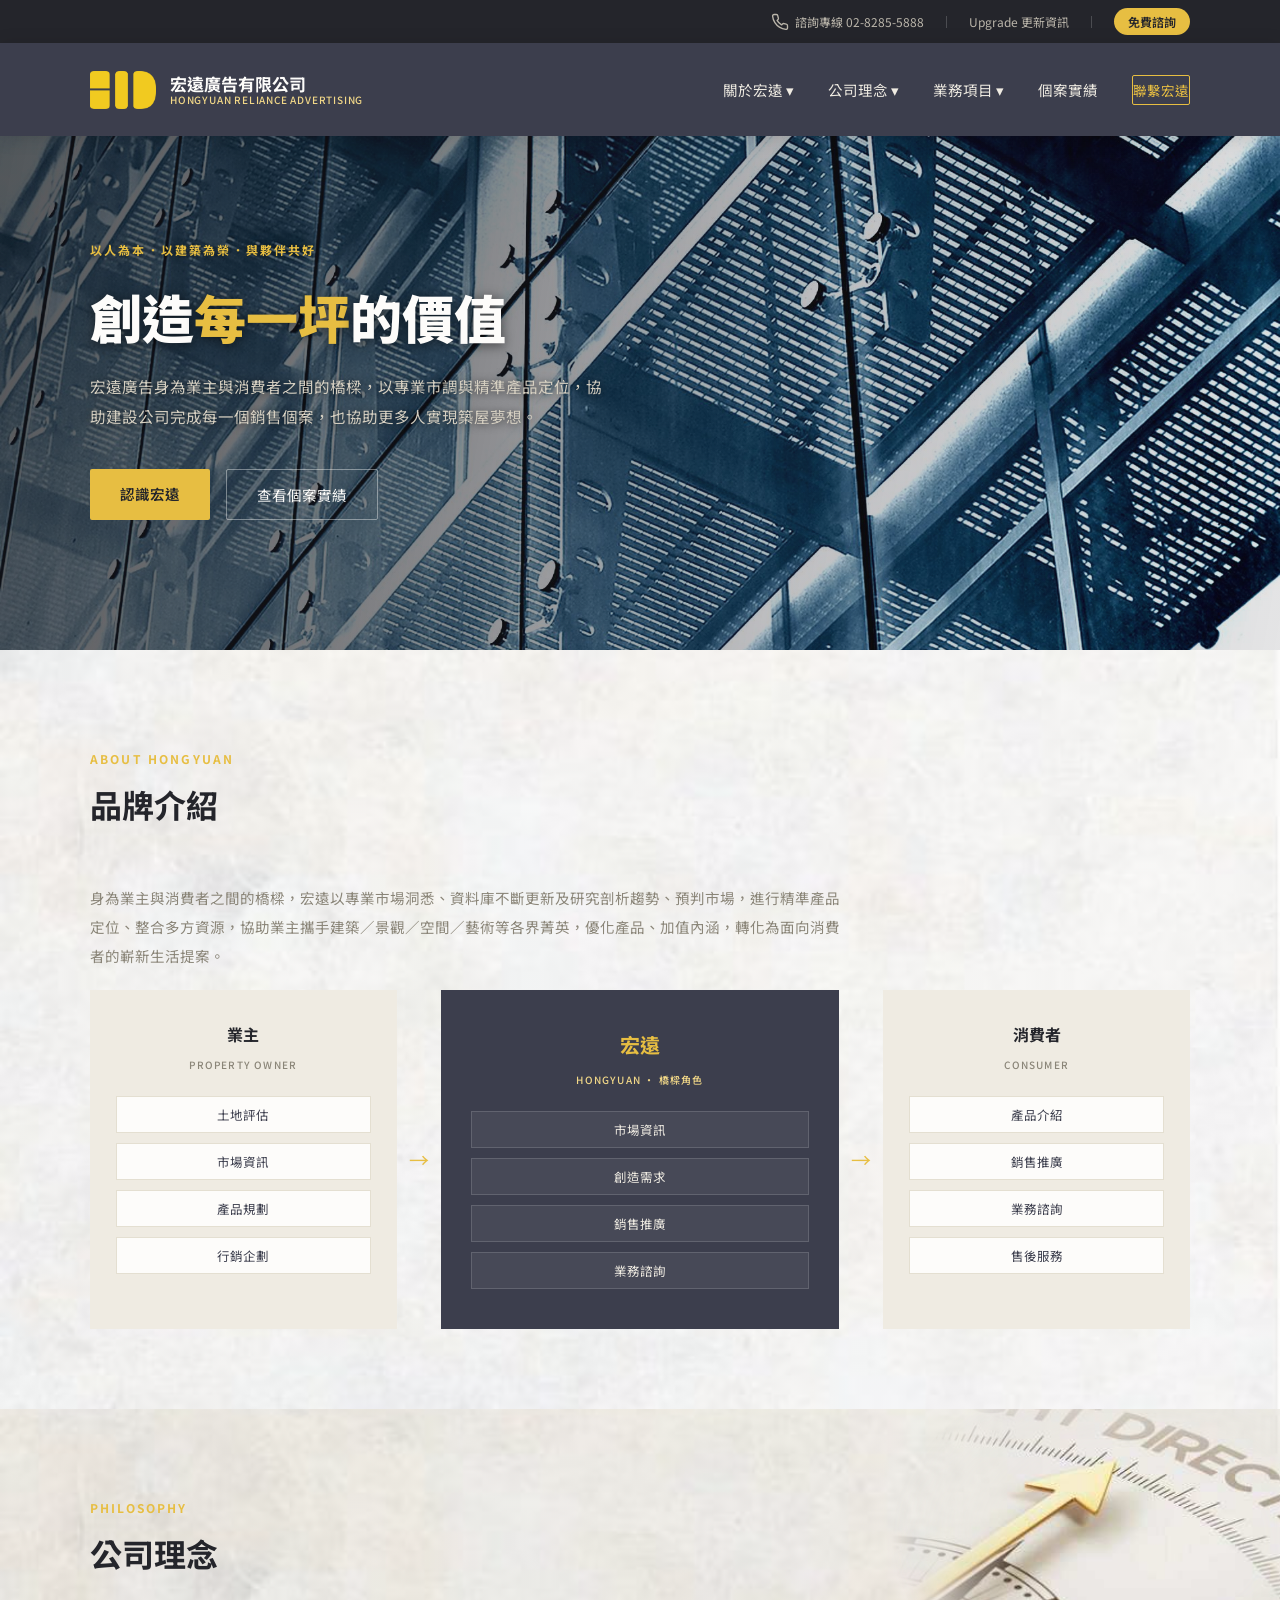
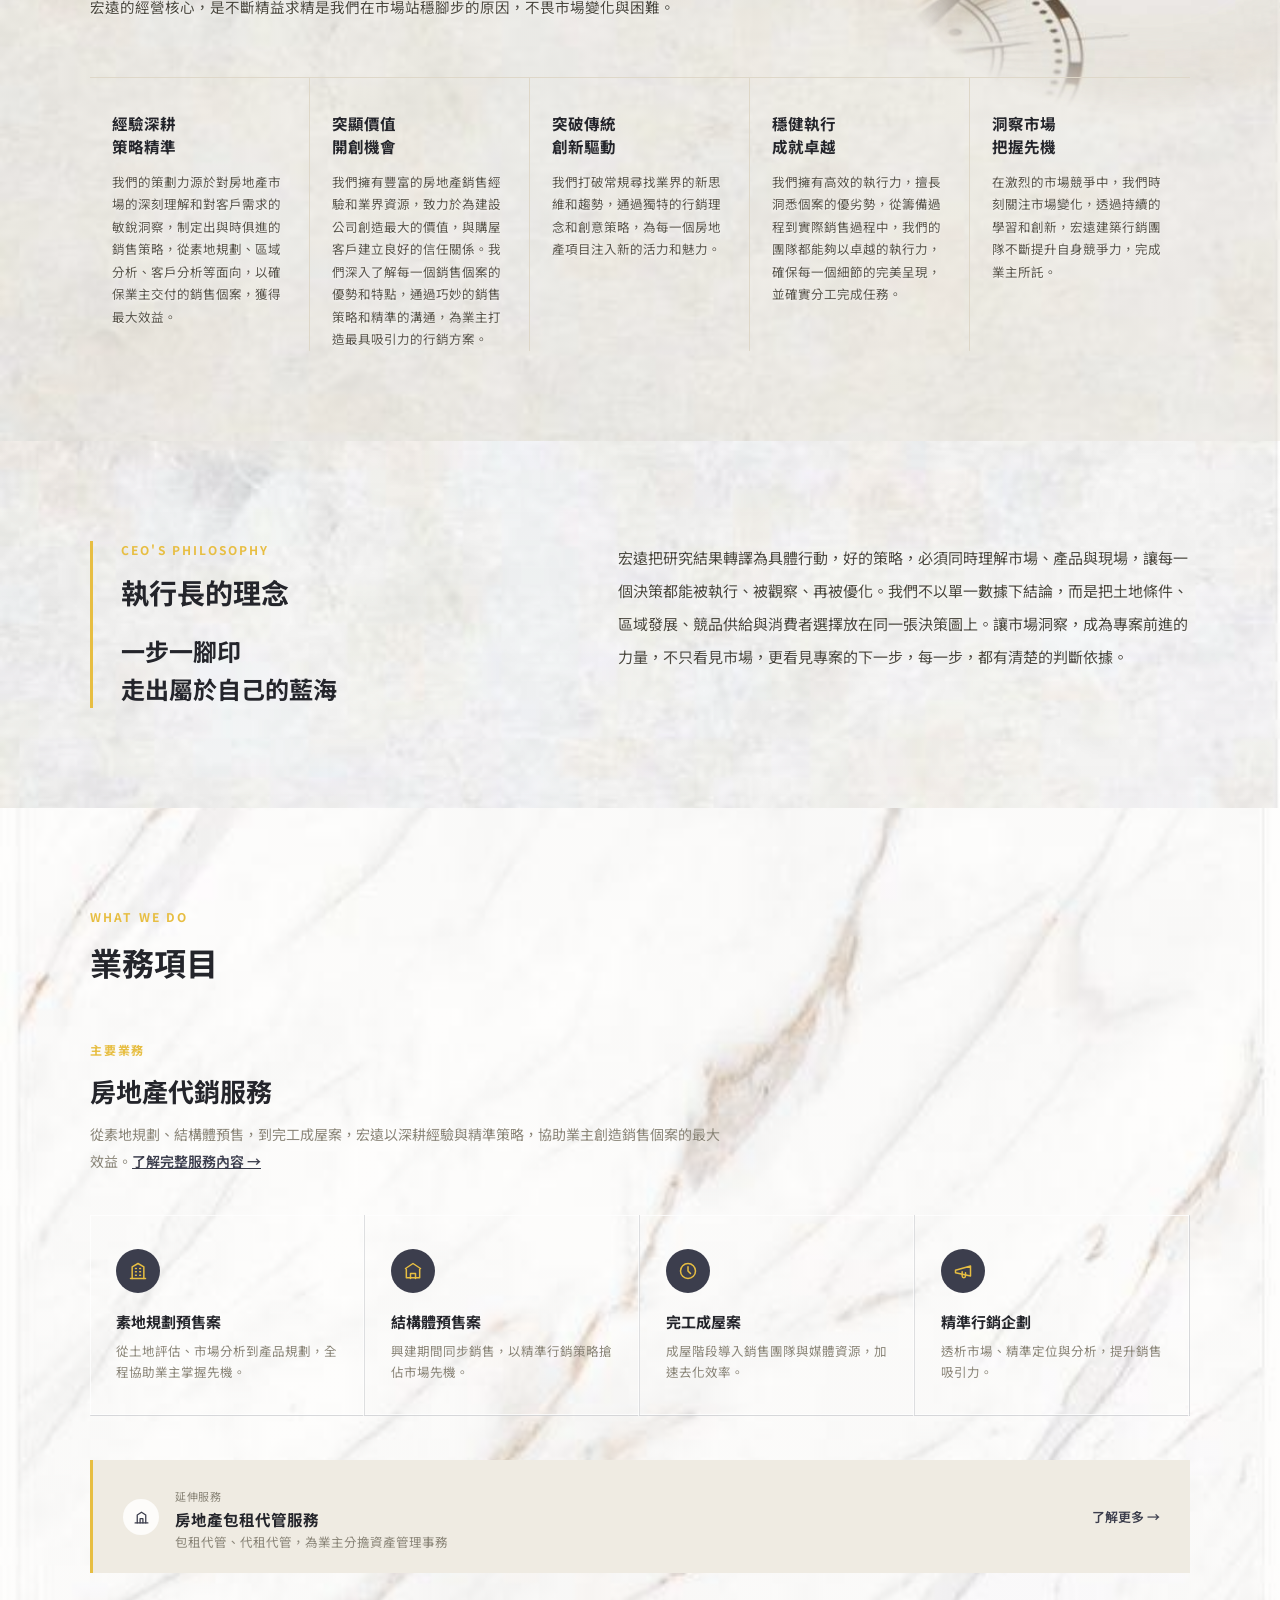
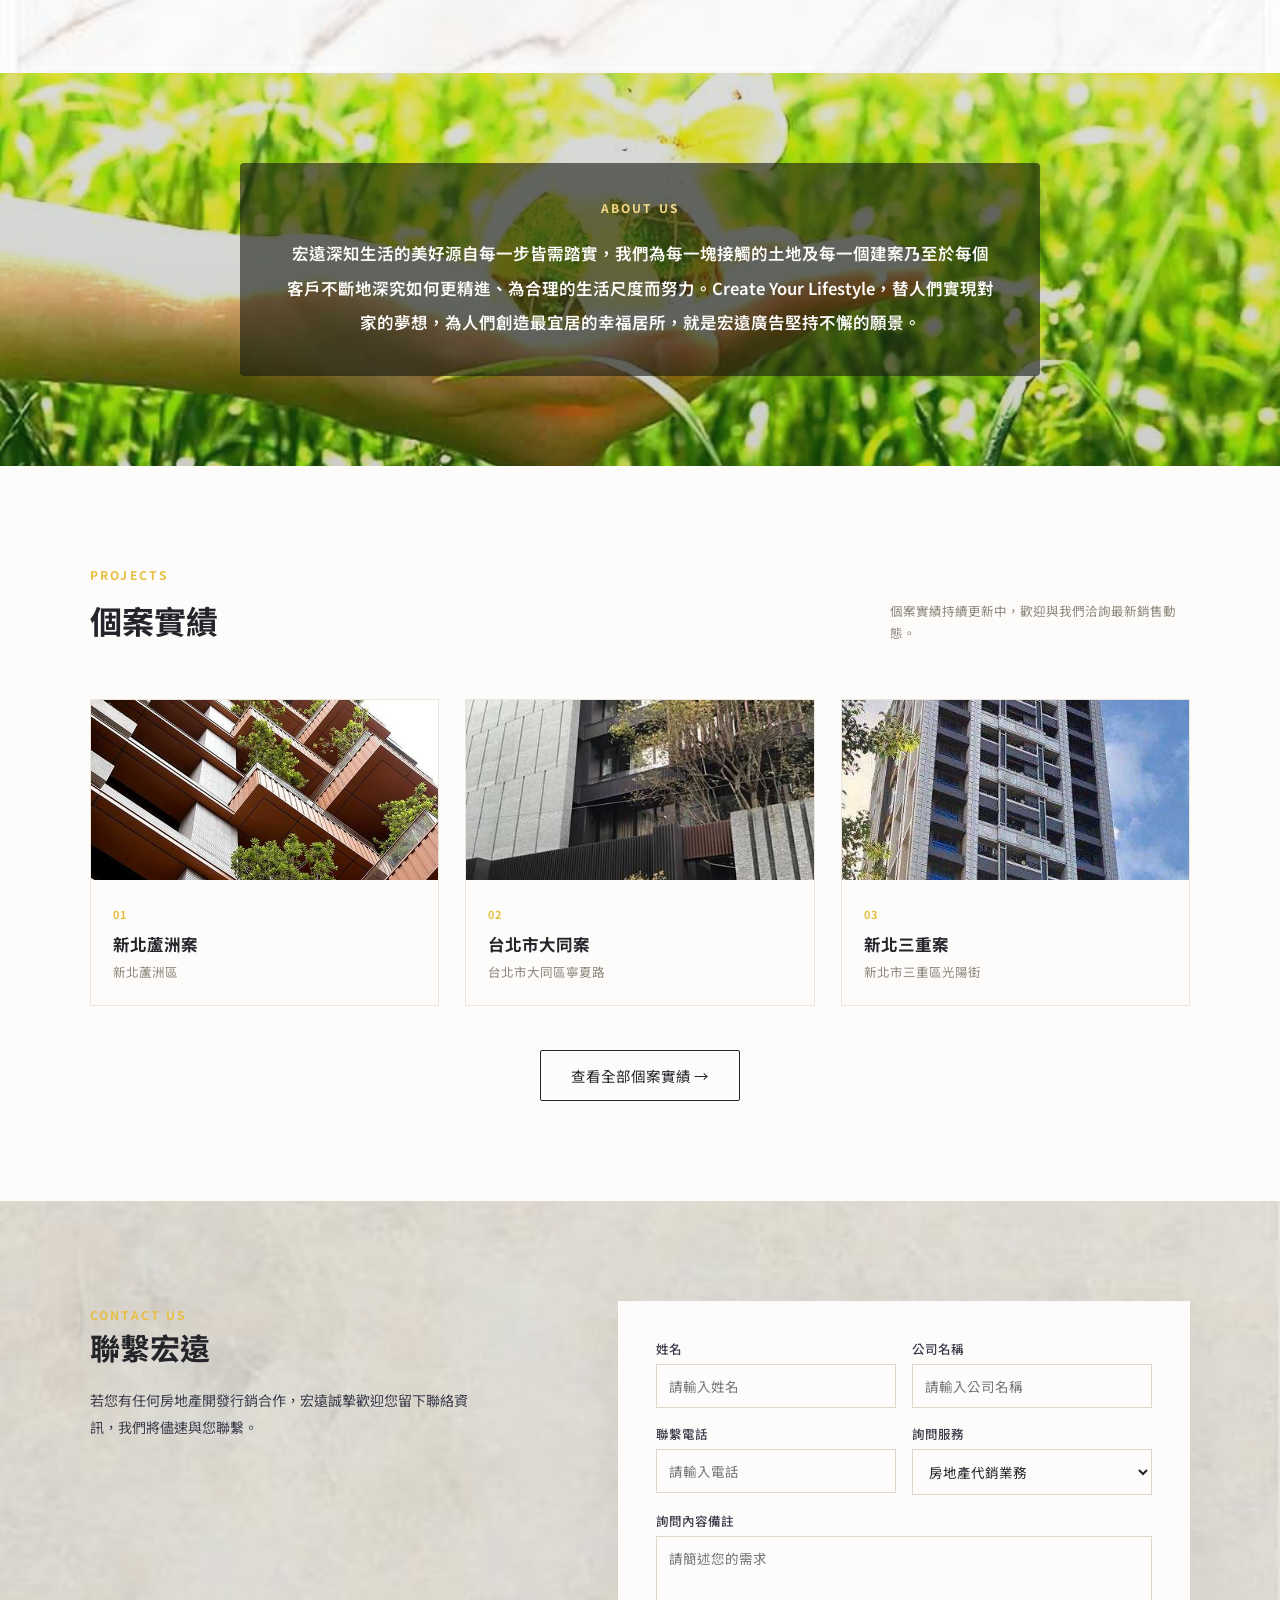
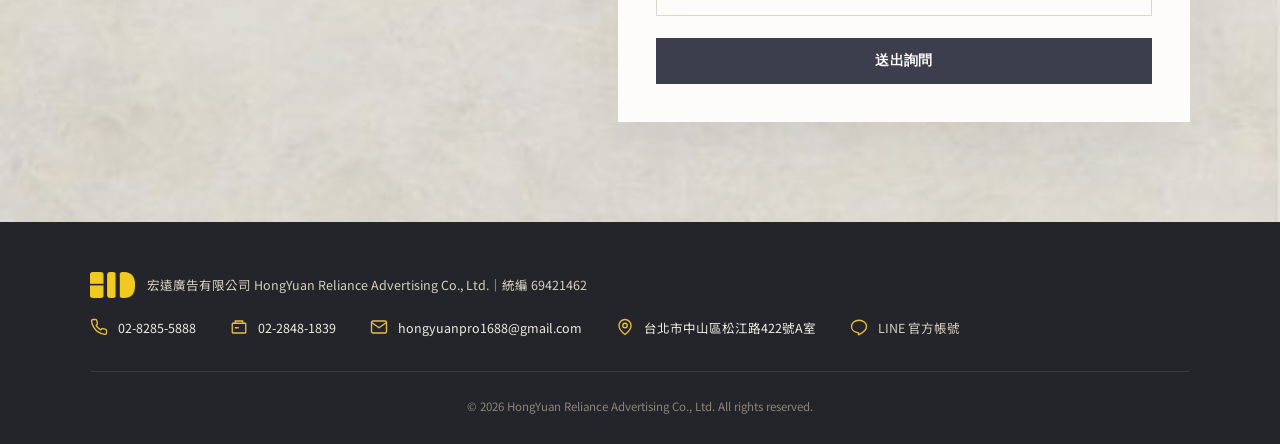
<file: index.html>
<!DOCTYPE html>
<html lang="zh-Hant">
<head>
<meta charset="UTF-8">
<meta name="viewport" content="width=device-width, initial-scale=1.0">
<title>首頁｜宏遠廣告有限公司</title>
<meta name="description" content="宏遠廣告有限公司 — 專業房地產代銷與包租代管服務，以人為本．以建築為榮．與夥伴共好。">
<link rel="stylesheet" href="css/style.css">
</head>
<body>
<div class="utilitybar">
  <div class="wrap">
    <a href="tel:0282855888">
      <svg class="icon" viewBox="0 0 24 24"><path d="M22 16.92v3a2 2 0 0 1-2.18 2 19.79 19.79 0 0 1-8.63-3.07 19.5 19.5 0 0 1-6-6 19.79 19.79 0 0 1-3.07-8.67A2 2 0 0 1 4.11 2h3a2 2 0 0 1 2 1.72c.127.96.361 1.903.7 2.81a2 2 0 0 1-.45 2.11L8.09 9.91a16 16 0 0 0 6 6l1.27-1.27a2 2 0 0 1 2.11-.45c.907.339 1.85.573 2.81.7A2 2 0 0 1 22 16.92z"/></svg>
      諮詢專線 02-8285-5888
    </a>
    <span class="sep"></span>
    <a href="index.html#news">Upgrade 更新資訊</a>
    <span class="sep"></span>
    <a href="contact.html" class="cta">免費諮詢</a>
  </div>
</div>

<header>
  <nav class="wrap">
    <a href="index.html" class="brand">
      <img src="images/logo.png" alt="宏遠廣告 LOGO">
      <div class="brand-text">
        <span class="zh">宏遠廣告有限公司</span>
        <span class="en">HONGYUAN RELIANCE ADVERTISING</span>
      </div>
    </a>
    <button class="mobile-toggle" aria-label="開啟選單">☰</button>
    <div class="navlinks">
      <div class="navitem">
        <span>關於宏遠 ▾</span>
        <div class="dropdown">
          <a href="index.html#brand-intro">品牌介紹</a>
          <a href="index.html#ceo-philosophy">執行長的理念</a>
        </div>
      </div>
      <div class="navitem">
        <span>公司理念 ▾</span>
        <div class="dropdown">
          <a href="index.html#philosophy">核心理念</a>
          <a href="index.html#services">業務項目</a>
        </div>
      </div>
      <div class="navitem">
        <span>業務項目 ▾</span>
        <div class="dropdown">
          <a href="presale.html">房地產代銷服務<span class="sub">素地規劃／結構體預售／完工成屋</span></a>
          <a href="rental.html">房地產包租代管服務<span class="sub">包租代管／代租代管</span></a>
        </div>
      </div>
      <a href="projects.html" class="">個案實績</a>
      <a href="contact.html" class="btn-ghost">聯繫宏遠</a>
    </div>
  </nav>
</header>

<section class="hero">
  <div class="wrap">
    <span class="eyebrow hero-eyebrow">以人為本．以建築為榮．與夥伴共好</span>
    <h1>創造<em>每一坪</em>的價值</h1>
    <p>宏遠廣告身為業主與消費者之間的橋樑，以專業市調與精準產品定位，協助建設公司完成每一個銷售個案，也協助更多人實現築屋夢想。</p>
    <div class="hero-ctas">
      <a href="#brand-intro" class="btn-solid">認識宏遠</a>
      <a href="projects.html" class="btn-outline">查看個案實績</a>
    </div>
  </div>
</section>

<section class="brand-intro" id="brand-intro">
  <div class="wrap">
    <div class="section-head">
      <span class="eyebrow">ABOUT HONGYUAN</span>
      <h2>品牌介紹</h2>
    </div>
    <p style="max-width:760px;color:var(--stone);font-size:14.5px;line-height:2;margin-bottom:10px;">
      身為業主與消費者之間的橋樑，宏遠以專業市場洞悉、資料庫不斷更新及研究剖析趨勢、預判市場，進行精準產品定位、整合多方資源，協助業主攜手建築／景觀／空間／藝術等各界菁英，優化產品、加值內涵，轉化為面向消費者的嶄新生活提案。
    </p>
    <div class="bridge">
      <div class="bridge-col owner">
        <h3>業主</h3>
        <span class="en">Property Owner</span>
        <ul class="bridge-steps">
          <li>土地評估</li>
          <li>市場資訊</li>
          <li>產品規劃</li>
          <li>行銷企劃</li>
        </ul>
      </div>
      <div class="bridge-arrow">→</div>
      <div class="bridge-col center">
        <h3>宏遠</h3>
        <span class="en">HongYuan · 橋樑角色</span>
        <ul class="bridge-steps">
          <li>市場資訊</li>
          <li>創造需求</li>
          <li>銷售推廣</li>
          <li>業務諮詢</li>
        </ul>
      </div>
      <div class="bridge-arrow">→</div>
      <div class="bridge-col consumer">
        <h3>消費者</h3>
        <span class="en">Consumer</span>
        <ul class="bridge-steps">
          <li>產品介紹</li>
          <li>銷售推廣</li>
          <li>業務諮詢</li>
          <li>售後服務</li>
        </ul>
      </div>
    </div>
  </div>
</section>

<section class="philosophy" id="philosophy">
  <div class="philo-compass-accent"></div>
  <div class="wrap">
    <div class="section-head">
      <span class="eyebrow">PHILOSOPHY</span>
      <h2>公司理念</h2>
      <p style="font-size:14.5px;color:#4A473E;line-height:2;margin-top:16px;text-shadow:0 1px 3px rgba(255,255,255,0.75);">宏遠的經營核心，是不斷精益求精是我們在市場站穩腳步的原因，不畏市場變化與困難。</p>
    </div>
    <div class="philo-grid">
      <div class="philo-item"><h4>經驗深耕<br>策略精準</h4><p>我們的策劃力源於對房地產市場的深刻理解和對客戶需求的敏銳洞察，制定出與時俱進的銷售策略，從素地規劃、區域分析、客戶分析等面向，以確保業主交付的銷售個案，獲得最大效益。</p></div>
      <div class="philo-item"><h4>突顯價值<br>開創機會</h4><p>我們擁有豐富的房地產銷售經驗和業界資源，致力於為建設公司創造最大的價值，與購屋客戶建立良好的信任關係。我們深入了解每一個銷售個案的優勢和特點，通過巧妙的銷售策略和精準的溝通，為業主打造最具吸引力的行銷方案。</p></div>
      <div class="philo-item"><h4>突破傳統<br>創新驅動</h4><p>我們打破常規尋找業界的新思維和趨勢，通過獨特的行銷理念和創意策略，為每一個房地產項目注入新的活力和魅力。</p></div>
      <div class="philo-item"><h4>穩健執行<br>成就卓越</h4><p>我們擁有高效的執行力，擅長洞悉個案的優劣勢，從籌備過程到實際銷售過程中，我們的團隊都能夠以卓越的執行力，確保每一個細節的完美呈現，並確實分工完成任務。</p></div>
      <div class="philo-item"><h4>洞察市場<br>把握先機</h4><p>在激烈的市場競爭中，我們時刻關注市場變化，透過持續的學習和創新，宏遠建築行銷團隊不斷提升自身競爭力，完成業主所託。</p></div>
    </div>
  </div>
</section>

<section class="ceo-philosophy" id="ceo-philosophy">
  <div class="wrap ceo-grid">
    <div class="ceo-title">
      <span class="eyebrow">CEO'S PHILOSOPHY</span>
      <h2>執行長的理念</h2>
      <p class="ceo-motto">一步一腳印<br>走出屬於自己的藍海</p>
    </div>
    <div class="ceo-body">
      <p>宏遠把研究結果轉譯為具體行動，好的策略，必須同時理解市場、產品與現場，讓每一個決策都能被執行、被觀察、再被優化。我們不以單一數據下結論，而是把土地條件、區域發展、競品供給與消費者選擇放在同一張決策圖上。讓市場洞察，成為專案前進的力量，不只看見市場，更看見專案的下一步，每一步，都有清楚的判斷依據。</p>
    </div>
  </div>
</section>

<section class="services" id="services">
  <div class="wrap">
    <div class="section-head">
      <span class="eyebrow">WHAT WE DO</span>
      <h2>業務項目</h2>
    </div>
    <div class="service-primary-head">
      <span class="service-num">主要業務</span>
      <h3>房地產代銷服務</h3>
      <p>從素地規劃、結構體預售，到完工成屋案，宏遠以深耕經驗與精準策略，協助業主創造銷售個案的最大效益。<a href="presale.html" style="color:var(--navy);font-weight:600;text-decoration:underline;">了解完整服務內容 →</a></p>
    </div>
    <div class="service-icon-grid">
      <div class="service-icon-item">
        <div class="icon-wrap"><svg viewBox="0 0 24 24" fill="none" stroke="var(--gold)" stroke-width="1.8" stroke-linecap="round" stroke-linejoin="round"><path d="M3 21h18"/><path d="M5 21V7l7-4 7 4v14"/><path d="M9 9h1M9 13h1M9 17h1M14 9h1M14 13h1M14 17h1"/></svg></div>
        <h4>素地規劃預售案</h4>
        <p>從土地評估、市場分析到產品規劃，全程協助業主掌握先機。</p>
      </div>
      <div class="service-icon-item">
        <div class="icon-wrap"><svg viewBox="0 0 24 24" fill="none" stroke="var(--gold)" stroke-width="1.8" stroke-linecap="round" stroke-linejoin="round"><path d="M3 9l9-6 9 6"/><path d="M4 10v10h16V10"/><path d="M9 21v-6h6v6"/></svg></div>
        <h4>結構體預售案</h4>
        <p>興建期間同步銷售，以精準行銷策略搶佔市場先機。</p>
      </div>
      <div class="service-icon-item">
        <div class="icon-wrap"><svg viewBox="0 0 24 24" fill="none" stroke="var(--gold)" stroke-width="1.8" stroke-linecap="round" stroke-linejoin="round"><circle cx="12" cy="12" r="9"/><path d="M12 7v5l3 3"/></svg></div>
        <h4>完工成屋案</h4>
        <p>成屋階段導入銷售團隊與媒體資源，加速去化效率。</p>
      </div>
      <div class="service-icon-item">
        <div class="icon-wrap"><svg viewBox="0 0 24 24" fill="none" stroke="var(--gold)" stroke-width="1.8" stroke-linecap="round" stroke-linejoin="round"><path d="M3 11l18-5v12L3 14v-3z"/><path d="M11 13v5a2 2 0 0 0 4 0v-4"/></svg></div>
        <h4>精準行銷企劃</h4>
        <p>透析市場、精準定位與分析，提升銷售吸引力。</p>
      </div>
    </div>

    <a href="rental.html" style="text-decoration:none;">
    <div class="service-sub-banner">
      <div class="sub-left">
        <div class="icon-wrap-sm"><svg viewBox="0 0 24 24" fill="none" stroke="var(--navy)" stroke-width="1.8" stroke-linecap="round" stroke-linejoin="round"><path d="M3 21h18"/><path d="M6 21V10l6-4 6 4v11"/><path d="M10 21v-6h4v6"/></svg></div>
        <div class="sub-text">
          <span class="label">延伸服務</span>
          <h4>房地產包租代管服務</h4>
          <p>包租代管、代租代管，為業主分擔資產管理事務</p>
        </div>
      </div>
      <span class="sub-link">了解更多 →</span>
    </div>
    </a>
  </div>
</section>

<section class="bio" id="about">
  <div class="wrap">
    <div class="text-panel">
      <span class="eyebrow">ABOUT US</span>
      <p>宏遠深知生活的美好源自每一步皆需踏實，我們為每一塊接觸的土地及每一個建案乃至於每個客戶不斷地深究如何更精進、為合理的生活尺度而努力。Create Your Lifestyle，替人們實現對家的夢想，為人們創造最宜居的幸福居所，就是宏遠廣告堅持不懈的願景。</p>
    </div>
  </div>
</section>

<section class="portfolio" id="portfolio">
  <div class="wrap">
    <div class="section-head">
      <div>
        <span class="eyebrow">PROJECTS</span>
        <h2>個案實績</h2>
      </div>
      <p class="note">個案實績持續更新中，歡迎與我們洽詢最新銷售動態。</p>
    </div>
    <div class="case-grid" id="home-case-grid"></div>
    <div style="text-align:center;margin-top:44px;">
      <a href="projects.html" class="btn-outline" style="color:var(--navy-deep);border-color:var(--navy-deep);">查看全部個案實績 →</a>
    </div>
  </div>
</section>

<section class="contact" id="contact">
  <div class="wrap">
    <div class="contact-grid">
      <div class="contact-info">
        <span class="eyebrow">CONTACT US</span>
        <h2>聯繫宏遠</h2>
        <p>若您有任何房地產開發行銷合作，宏遠誠摯歡迎您留下聯絡資訊，我們將儘速與您聯繫。</p>
      </div>
      <form class="contact-form">
        <div class="form-row">
          <div class="field"><label>姓名</label><input type="text" name="name" placeholder="請輸入姓名"></div>
          <div class="field"><label>公司名稱</label><input type="text" name="company" placeholder="請輸入公司名稱"></div>
        </div>
        <div class="form-row">
          <div class="field"><label>聯繫電話</label><input type="text" name="phone" placeholder="請輸入電話"></div>
          <div class="field"><label>詢問服務</label>
            <select name="service">
              <option value="代銷" selected>房地產代銷業務</option>
              <option value="包租" >房地產包租、代管相關業務</option>
            </select>
          </div>
        </div>
        <div class="form-row">
          <div class="field full"><label>詢問內容備註</label><textarea name="note" placeholder="請簡述您的需求"></textarea></div>
        </div>
        <button type="submit" class="submit">送出詢問</button>
        <div class="form-msg"></div>
      </form>
    </div>
  </div>
</section>

<script src="js/projects-data.js"></script>
<script>
  const grid = document.getElementById('home-case-grid');
  PROJECTS.slice(0,3).forEach(p => {
    grid.innerHTML += `
      <a class="case-card" href="project.html?id=${p.id}">
        <div class="case-thumb">
          <img src="${p.cover}" alt="${p.name}">
          ${p.status.includes('即將') ? `<span class="case-status">${p.status}</span>` : ''}
        </div>
        <div class="case-body">
          <span class="idx">${p.idx}</span>
          <h4>${p.name}</h4>
          <p class="loc">${p.region}</p>
        </div>
      </a>`;
  });
</script>
<footer>
  <div class="wrap">
    <div class="footer-top">
      <div class="footer-brand">
        <img src="images/logo.png" alt="宏遠廣告">
        <span>宏遠廣告有限公司 HongYuan Reliance Advertising Co., Ltd.｜統編 69421462</span>
      </div>
      <div class="footer-icons">
        <div class="footer-icon">
          <svg class="icon" viewBox="0 0 24 24"><path d="M22 16.92v3a2 2 0 0 1-2.18 2 19.79 19.79 0 0 1-8.63-3.07 19.5 19.5 0 0 1-6-6 19.79 19.79 0 0 1-3.07-8.67A2 2 0 0 1 4.11 2h3a2 2 0 0 1 2 1.72c.127.96.361 1.903.7 2.81a2 2 0 0 1-.45 2.11L8.09 9.91a16 16 0 0 0 6 6l1.27-1.27a2 2 0 0 1 2.11-.45c.907.339 1.85.573 2.81.7A2 2 0 0 1 22 16.92z"/></svg>
          02-8285-5888
        </div>
        <div class="footer-icon">
          <svg class="icon" viewBox="0 0 24 24"><rect x="3" y="7" width="18" height="13" rx="1"/><path d="M7 7V4h10v3"/><path d="M7 13h4"/></svg>
          02-2848-1839
        </div>
        <div class="footer-icon">
          <svg class="icon" viewBox="0 0 24 24"><rect x="2" y="4" width="20" height="16" rx="2"/><path d="m22 6-10 7L2 6"/></svg>
          hongyuanpro1688@gmail.com
        </div>
        <div class="footer-icon">
          <svg class="icon" viewBox="0 0 24 24"><path d="M20 10c0 6-8 12-8 12s-8-6-8-12a8 8 0 0 1 16 0Z"/><circle cx="12" cy="10" r="3"/></svg>
          台北市中山區松江路422號A室
        </div>
        <a class="footer-icon footer-icon-line" href="https://line.me/R/ti/p/@698hvxdp" target="_blank" rel="noopener" style="text-decoration:none;color:inherit;cursor:pointer;">
          <svg class="icon" viewBox="0 0 24 24"><path d="M12 3C6.48 3 2 6.69 2 11.25c0 4.1 3.58 7.53 8.42 8.16.33.07.78.22.89.5.1.26.07.66.03.92l-.14.86c-.04.26-.2 1 .88.55 1.08-.46 5.82-3.43 7.94-5.87C21.4 14.7 22 13.05 22 11.25 22 6.69 17.52 3 12 3Z"/></svg>
          LINE 官方帳號
        </a>
      </div>
    </div>
    <div class="footer-bottom">© 2026 HongYuan Reliance Advertising Co., Ltd. All rights reserved.</div>
  </div>
</footer>

<script src="js/main.js"></script>
</body>
</html>
</file>
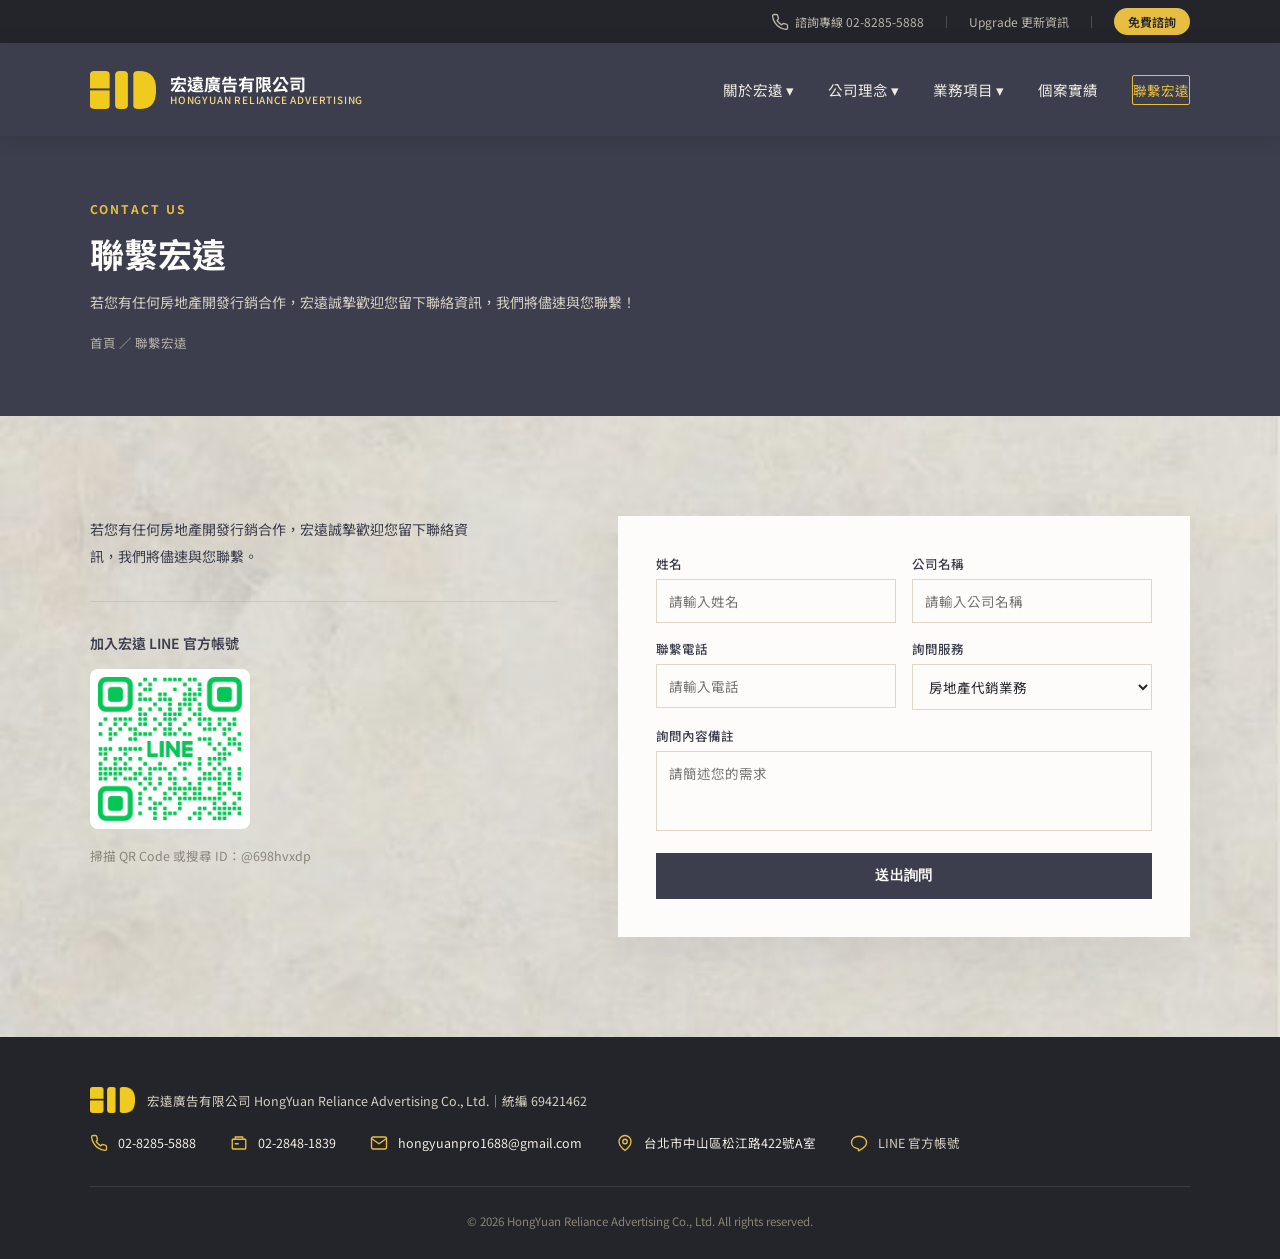
<file: contact.html>
<!DOCTYPE html>
<html lang="zh-Hant">
<head>
<meta charset="UTF-8">
<meta name="viewport" content="width=device-width, initial-scale=1.0">
<title>聯繫宏遠｜宏遠廣告有限公司</title>
<meta name="description" content="聯繫宏遠廣告有限公司，房地產代銷與包租代管業務洽詢。">
<link rel="stylesheet" href="css/style.css">
</head>
<body>
<div class="utilitybar">
  <div class="wrap">
    <a href="tel:0282855888">
      <svg class="icon" viewBox="0 0 24 24"><path d="M22 16.92v3a2 2 0 0 1-2.18 2 19.79 19.79 0 0 1-8.63-3.07 19.5 19.5 0 0 1-6-6 19.79 19.79 0 0 1-3.07-8.67A2 2 0 0 1 4.11 2h3a2 2 0 0 1 2 1.72c.127.96.361 1.903.7 2.81a2 2 0 0 1-.45 2.11L8.09 9.91a16 16 0 0 0 6 6l1.27-1.27a2 2 0 0 1 2.11-.45c.907.339 1.85.573 2.81.7A2 2 0 0 1 22 16.92z"/></svg>
      諮詢專線 02-8285-5888
    </a>
    <span class="sep"></span>
    <a href="index.html#news">Upgrade 更新資訊</a>
    <span class="sep"></span>
    <a href="contact.html" class="cta">免費諮詢</a>
  </div>
</div>

<header>
  <nav class="wrap">
    <a href="index.html" class="brand">
      <img src="images/logo.png" alt="宏遠廣告 LOGO">
      <div class="brand-text">
        <span class="zh">宏遠廣告有限公司</span>
        <span class="en">HONGYUAN RELIANCE ADVERTISING</span>
      </div>
    </a>
    <button class="mobile-toggle" aria-label="開啟選單">☰</button>
    <div class="navlinks">
      <div class="navitem">
        <span>關於宏遠 ▾</span>
        <div class="dropdown">
          <a href="index.html#brand-intro">品牌介紹</a>
          <a href="index.html#ceo-philosophy">執行長的理念</a>
        </div>
      </div>
      <div class="navitem">
        <span>公司理念 ▾</span>
        <div class="dropdown">
          <a href="index.html#philosophy">核心理念</a>
          <a href="index.html#services">業務項目</a>
        </div>
      </div>
      <div class="navitem">
        <span>業務項目 ▾</span>
        <div class="dropdown">
          <a href="presale.html">房地產代銷服務<span class="sub">素地規劃／結構體預售／完工成屋</span></a>
          <a href="rental.html">房地產包租代管服務<span class="sub">包租代管／代租代管</span></a>
        </div>
      </div>
      <a href="projects.html" class="">個案實績</a>
      <a href="contact.html" class="btn-ghost">聯繫宏遠</a>
    </div>
  </nav>
</header>

<section class="page-hero">
  <div class="wrap">
    <span class="eyebrow">CONTACT US</span>
    <h1>聯繫宏遠</h1>
    <p>若您有任何房地產開發行銷合作，宏遠誠摯歡迎您留下聯絡資訊，我們將儘速與您聯繫！</p>
    <div class="breadcrumb"><a href="index.html">首頁</a> ／ 聯繫宏遠</div>
  </div>
</section>

<section class="contact" id="contact">
  <div class="wrap">
    <div class="contact-grid">
      <div class="contact-info">
        
        <p>若您有任何房地產開發行銷合作，宏遠誠摯歡迎您留下聯絡資訊，我們將儘速與您聯繫。</p>
        <div class="line-qr-block" style="margin-top:32px;padding-top:28px;border-top:1px solid rgba(0,0,0,0.08);">
          <p style="font-weight:600;margin-bottom:12px;">加入宏遠 LINE 官方帳號</p>
          <a href="https://line.me/R/ti/p/@698hvxdp" target="_blank" rel="noopener" style="display:inline-block;">
            <img src="images/line-qrcode.png" alt="宏遠廣告 LINE 官方帳號 QR Code" style="width:160px;height:160px;border-radius:8px;">
          </a>
          <p style="font-size:12.5px;color:var(--stone);margin-top:10px;">掃描 QR Code 或搜尋 ID：@698hvxdp</p>
        </div>
      </div>
      <form class="contact-form">
        <div class="form-row">
          <div class="field"><label>姓名</label><input type="text" name="name" placeholder="請輸入姓名"></div>
          <div class="field"><label>公司名稱</label><input type="text" name="company" placeholder="請輸入公司名稱"></div>
        </div>
        <div class="form-row">
          <div class="field"><label>聯繫電話</label><input type="text" name="phone" placeholder="請輸入電話"></div>
          <div class="field"><label>詢問服務</label>
            <select name="service">
              <option value="代銷" selected>房地產代銷業務</option>
              <option value="包租" >房地產包租、代管相關業務</option>
            </select>
          </div>
        </div>
        <div class="form-row">
          <div class="field full"><label>詢問內容備註</label><textarea name="note" placeholder="請簡述您的需求"></textarea></div>
        </div>
        <button type="submit" class="submit">送出詢問</button>
        <div class="form-msg"></div>
      </form>
    </div>
  </div>
</section>

<footer>
  <div class="wrap">
    <div class="footer-top">
      <div class="footer-brand">
        <img src="images/logo.png" alt="宏遠廣告">
        <span>宏遠廣告有限公司 HongYuan Reliance Advertising Co., Ltd.｜統編 69421462</span>
      </div>
      <div class="footer-icons">
        <div class="footer-icon">
          <svg class="icon" viewBox="0 0 24 24"><path d="M22 16.92v3a2 2 0 0 1-2.18 2 19.79 19.79 0 0 1-8.63-3.07 19.5 19.5 0 0 1-6-6 19.79 19.79 0 0 1-3.07-8.67A2 2 0 0 1 4.11 2h3a2 2 0 0 1 2 1.72c.127.96.361 1.903.7 2.81a2 2 0 0 1-.45 2.11L8.09 9.91a16 16 0 0 0 6 6l1.27-1.27a2 2 0 0 1 2.11-.45c.907.339 1.85.573 2.81.7A2 2 0 0 1 22 16.92z"/></svg>
          02-8285-5888
        </div>
        <div class="footer-icon">
          <svg class="icon" viewBox="0 0 24 24"><rect x="3" y="7" width="18" height="13" rx="1"/><path d="M7 7V4h10v3"/><path d="M7 13h4"/></svg>
          02-2848-1839
        </div>
        <div class="footer-icon">
          <svg class="icon" viewBox="0 0 24 24"><rect x="2" y="4" width="20" height="16" rx="2"/><path d="m22 6-10 7L2 6"/></svg>
          hongyuanpro1688@gmail.com
        </div>
        <div class="footer-icon">
          <svg class="icon" viewBox="0 0 24 24"><path d="M20 10c0 6-8 12-8 12s-8-6-8-12a8 8 0 0 1 16 0Z"/><circle cx="12" cy="10" r="3"/></svg>
          台北市中山區松江路422號A室
        </div>
        <a class="footer-icon footer-icon-line" href="https://line.me/R/ti/p/@698hvxdp" target="_blank" rel="noopener" style="text-decoration:none;color:inherit;cursor:pointer;">
          <svg class="icon" viewBox="0 0 24 24"><path d="M12 3C6.48 3 2 6.69 2 11.25c0 4.1 3.58 7.53 8.42 8.16.33.07.78.22.89.5.1.26.07.66.03.92l-.14.86c-.04.26-.2 1 .88.55 1.08-.46 5.82-3.43 7.94-5.87C21.4 14.7 22 13.05 22 11.25 22 6.69 17.52 3 12 3Z"/></svg>
          LINE 官方帳號
        </a>
      </div>
    </div>
    <div class="footer-bottom">© 2026 HongYuan Reliance Advertising Co., Ltd. All rights reserved.</div>
  </div>
</footer>

<script src="js/main.js"></script>
</body>
</html>
</file>
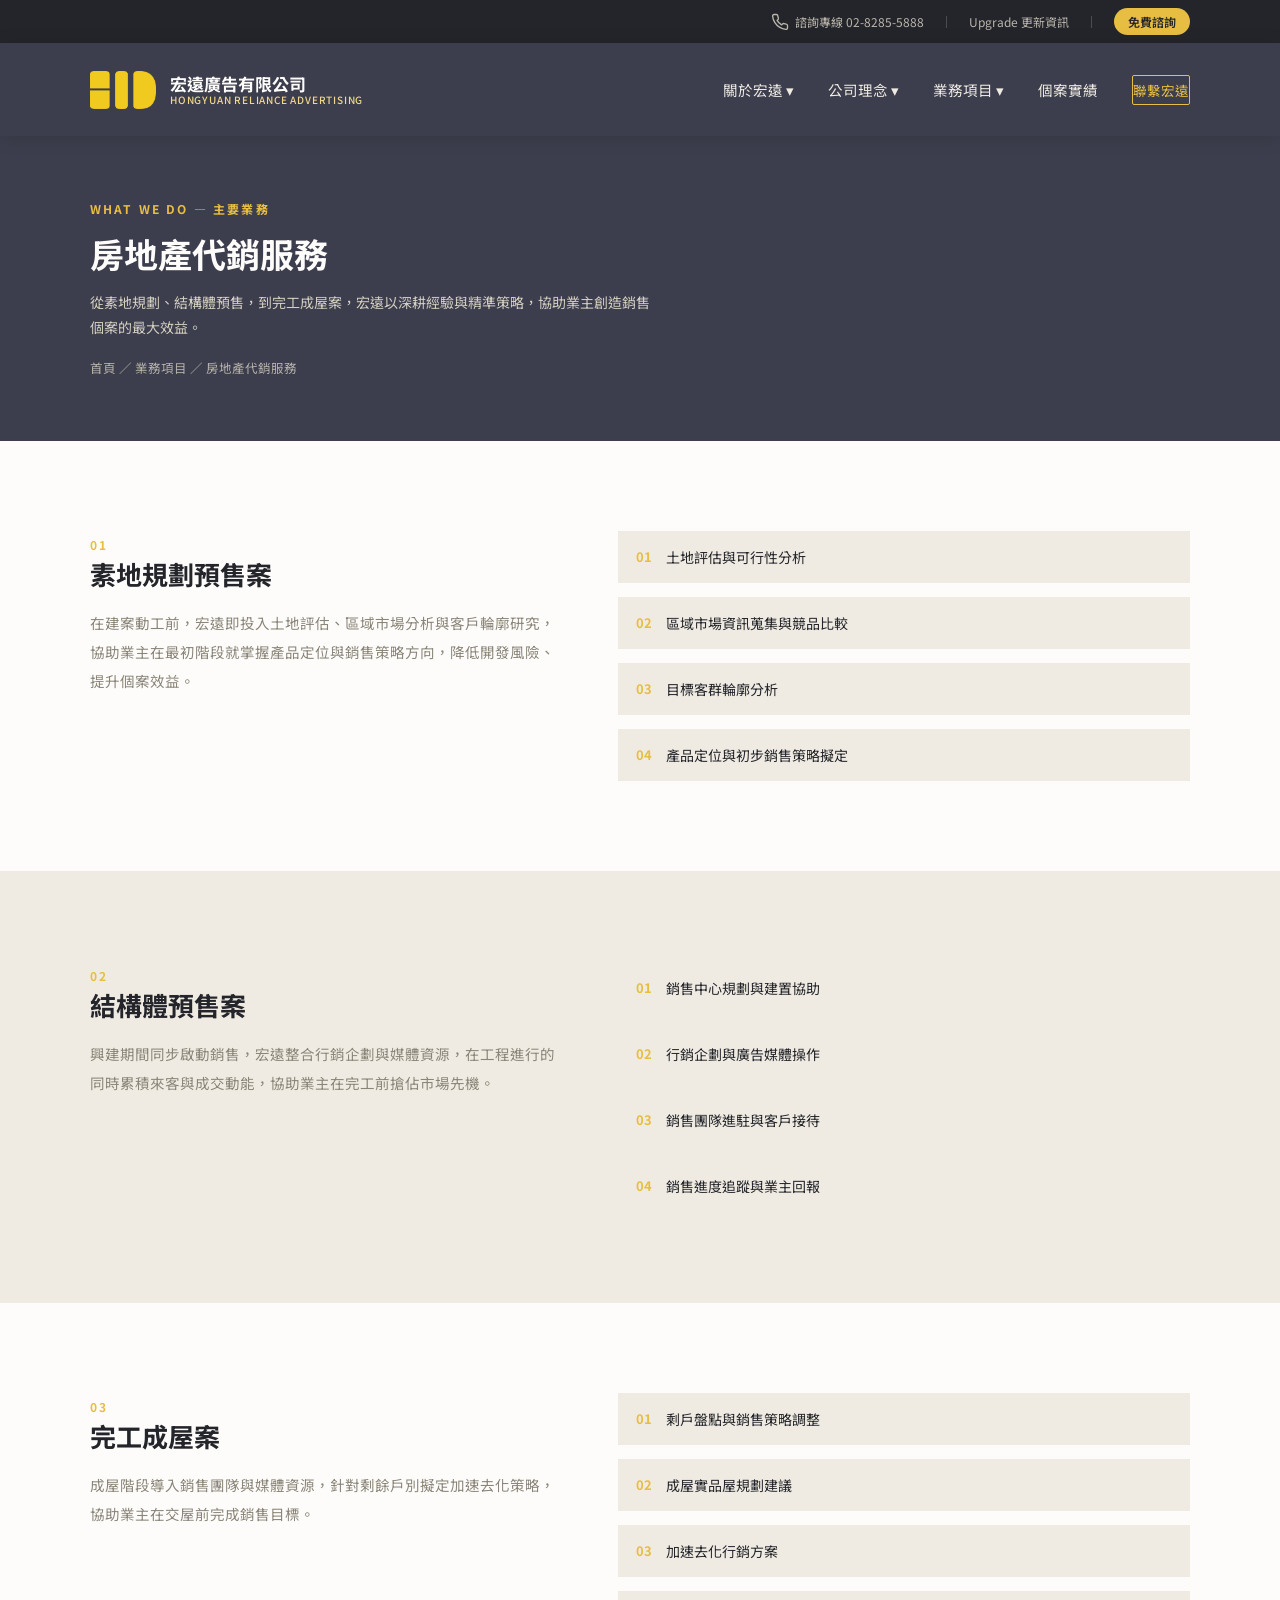
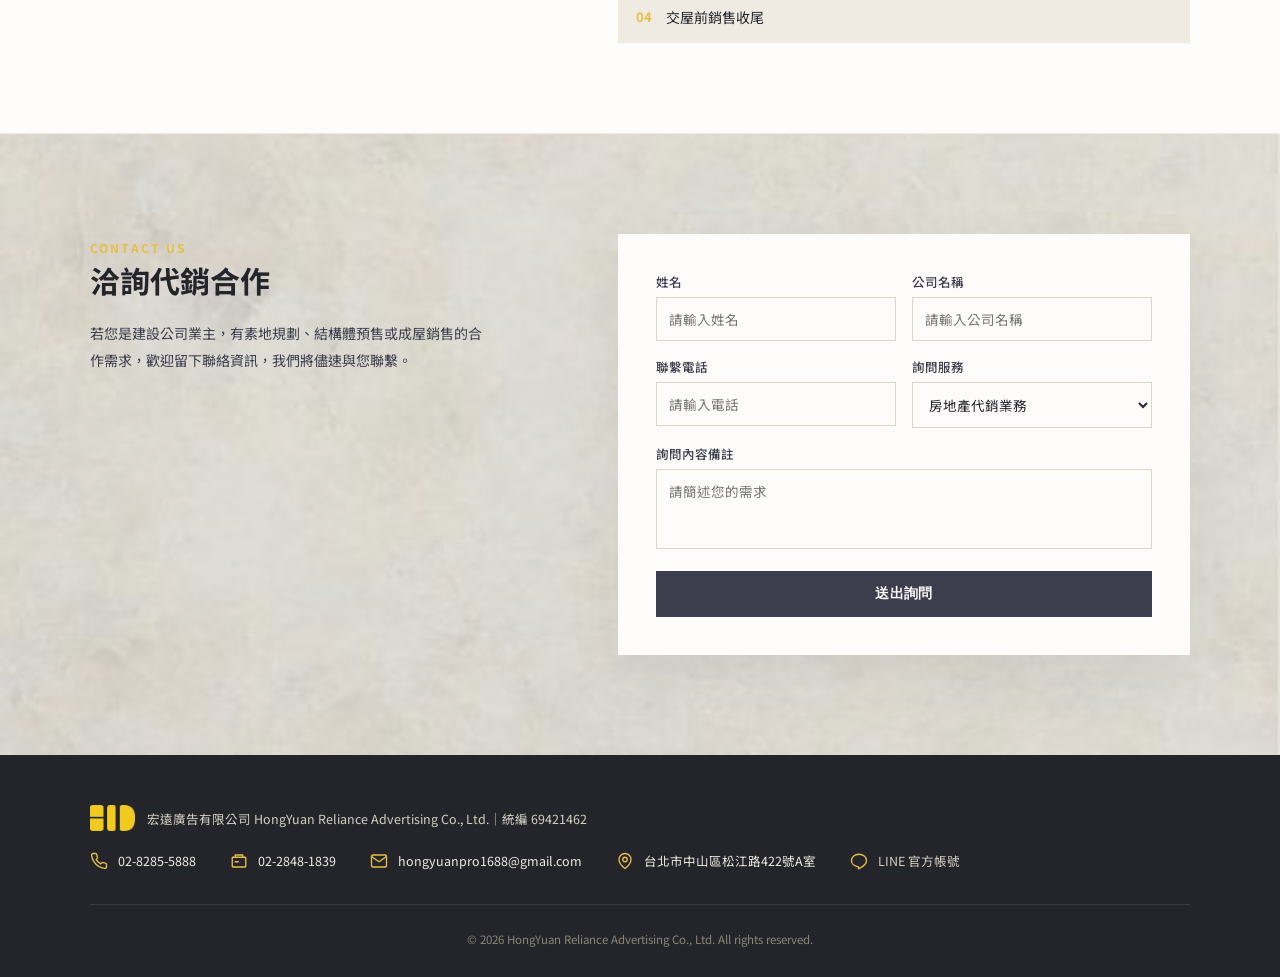
<file: presale.html>
<!DOCTYPE html>
<html lang="zh-Hant">
<head>
<meta charset="UTF-8">
<meta name="viewport" content="width=device-width, initial-scale=1.0">
<title>房地產代銷服務｜宏遠廣告有限公司</title>
<meta name="description" content="宏遠廣告房地產代銷服務：素地規劃預售案、結構體預售案、完工成屋案，一條龍代銷服務。">
<link rel="stylesheet" href="css/style.css">
</head>
<body>
<div class="utilitybar">
  <div class="wrap">
    <a href="tel:0282855888">
      <svg class="icon" viewBox="0 0 24 24"><path d="M22 16.92v3a2 2 0 0 1-2.18 2 19.79 19.79 0 0 1-8.63-3.07 19.5 19.5 0 0 1-6-6 19.79 19.79 0 0 1-3.07-8.67A2 2 0 0 1 4.11 2h3a2 2 0 0 1 2 1.72c.127.96.361 1.903.7 2.81a2 2 0 0 1-.45 2.11L8.09 9.91a16 16 0 0 0 6 6l1.27-1.27a2 2 0 0 1 2.11-.45c.907.339 1.85.573 2.81.7A2 2 0 0 1 22 16.92z"/></svg>
      諮詢專線 02-8285-5888
    </a>
    <span class="sep"></span>
    <a href="index.html#news">Upgrade 更新資訊</a>
    <span class="sep"></span>
    <a href="contact.html" class="cta">免費諮詢</a>
  </div>
</div>

<header>
  <nav class="wrap">
    <a href="index.html" class="brand">
      <img src="images/logo.png" alt="宏遠廣告 LOGO">
      <div class="brand-text">
        <span class="zh">宏遠廣告有限公司</span>
        <span class="en">HONGYUAN RELIANCE ADVERTISING</span>
      </div>
    </a>
    <button class="mobile-toggle" aria-label="開啟選單">☰</button>
    <div class="navlinks">
      <div class="navitem">
        <span>關於宏遠 ▾</span>
        <div class="dropdown">
          <a href="index.html#brand-intro">品牌介紹</a>
          <a href="index.html#ceo-philosophy">執行長的理念</a>
        </div>
      </div>
      <div class="navitem">
        <span>公司理念 ▾</span>
        <div class="dropdown">
          <a href="index.html#philosophy">核心理念</a>
          <a href="index.html#services">業務項目</a>
        </div>
      </div>
      <div class="navitem">
        <span>業務項目 ▾</span>
        <div class="dropdown">
          <a href="presale.html">房地產代銷服務<span class="sub">素地規劃／結構體預售／完工成屋</span></a>
          <a href="rental.html">房地產包租代管服務<span class="sub">包租代管／代租代管</span></a>
        </div>
      </div>
      <a href="projects.html" class="">個案實績</a>
      <a href="contact.html" class="btn-ghost">聯繫宏遠</a>
    </div>
  </nav>
</header>

<section class="page-hero">
  <div class="wrap">
    <span class="eyebrow">WHAT WE DO — 主要業務</span>
    <h1>房地產代銷服務</h1>
    <p>從素地規劃、結構體預售，到完工成屋案，宏遠以深耕經驗與精準策略，協助業主創造銷售個案的最大效益。</p>
    <div class="breadcrumb"><a href="index.html">首頁</a> ／ 業務項目 ／ 房地產代銷服務</div>
  </div>
</section>

<section class="detail-block">
  <div class="wrap">
    <div>
      <span class="eyebrow">01</span>
      <h2>素地規劃預售案</h2>
      <p>在建案動工前，宏遠即投入土地評估、區域市場分析與客戶輪廓研究，協助業主在最初階段就掌握產品定位與銷售策略方向，降低開發風險、提升個案效益。</p>
    </div>
    <ul class="detail-list">
      <li><span class="num">01</span>土地評估與可行性分析</li>
      <li><span class="num">02</span>區域市場資訊蒐集與競品比較</li>
      <li><span class="num">03</span>目標客群輪廓分析</li>
      <li><span class="num">04</span>產品定位與初步銷售策略擬定</li>
    </ul>
  </div>
</section>

<section class="detail-block alt">
  <div class="wrap">
    <div>
      <span class="eyebrow">02</span>
      <h2>結構體預售案</h2>
      <p>興建期間同步啟動銷售，宏遠整合行銷企劃與媒體資源，在工程進行的同時累積來客與成交動能，協助業主在完工前搶佔市場先機。</p>
    </div>
    <ul class="detail-list">
      <li><span class="num">01</span>銷售中心規劃與建置協助</li>
      <li><span class="num">02</span>行銷企劃與廣告媒體操作</li>
      <li><span class="num">03</span>銷售團隊進駐與客戶接待</li>
      <li><span class="num">04</span>銷售進度追蹤與業主回報</li>
    </ul>
  </div>
</section>

<section class="detail-block">
  <div class="wrap">
    <div>
      <span class="eyebrow">03</span>
      <h2>完工成屋案</h2>
      <p>成屋階段導入銷售團隊與媒體資源，針對剩餘戶別擬定加速去化策略，協助業主在交屋前完成銷售目標。</p>
    </div>
    <ul class="detail-list">
      <li><span class="num">01</span>剩戶盤點與銷售策略調整</li>
      <li><span class="num">02</span>成屋實品屋規劃建議</li>
      <li><span class="num">03</span>加速去化行銷方案</li>
      <li><span class="num">04</span>交屋前銷售收尾</li>
    </ul>
  </div>
</section>

<section class="contact" id="contact">
  <div class="wrap">
    <div class="contact-grid">
      <div class="contact-info">
        <span class="eyebrow">CONTACT US</span>
        <h2>洽詢代銷合作</h2>
        <p>若您是建設公司業主，有素地規劃、結構體預售或成屋銷售的合作需求，歡迎留下聯絡資訊，我們將儘速與您聯繫。</p>
      </div>
      <form class="contact-form">
        <div class="form-row">
          <div class="field"><label>姓名</label><input type="text" name="name" placeholder="請輸入姓名"></div>
          <div class="field"><label>公司名稱</label><input type="text" name="company" placeholder="請輸入公司名稱"></div>
        </div>
        <div class="form-row">
          <div class="field"><label>聯繫電話</label><input type="text" name="phone" placeholder="請輸入電話"></div>
          <div class="field"><label>詢問服務</label>
            <select name="service">
              <option value="代銷" selected>房地產代銷業務</option>
              <option value="包租" >房地產包租、代管相關業務</option>
            </select>
          </div>
        </div>
        <div class="form-row">
          <div class="field full"><label>詢問內容備註</label><textarea name="note" placeholder="請簡述您的需求"></textarea></div>
        </div>
        <button type="submit" class="submit">送出詢問</button>
        <div class="form-msg"></div>
      </form>
    </div>
  </div>
</section>

<footer>
  <div class="wrap">
    <div class="footer-top">
      <div class="footer-brand">
        <img src="images/logo.png" alt="宏遠廣告">
        <span>宏遠廣告有限公司 HongYuan Reliance Advertising Co., Ltd.｜統編 69421462</span>
      </div>
      <div class="footer-icons">
        <div class="footer-icon">
          <svg class="icon" viewBox="0 0 24 24"><path d="M22 16.92v3a2 2 0 0 1-2.18 2 19.79 19.79 0 0 1-8.63-3.07 19.5 19.5 0 0 1-6-6 19.79 19.79 0 0 1-3.07-8.67A2 2 0 0 1 4.11 2h3a2 2 0 0 1 2 1.72c.127.96.361 1.903.7 2.81a2 2 0 0 1-.45 2.11L8.09 9.91a16 16 0 0 0 6 6l1.27-1.27a2 2 0 0 1 2.11-.45c.907.339 1.85.573 2.81.7A2 2 0 0 1 22 16.92z"/></svg>
          02-8285-5888
        </div>
        <div class="footer-icon">
          <svg class="icon" viewBox="0 0 24 24"><rect x="3" y="7" width="18" height="13" rx="1"/><path d="M7 7V4h10v3"/><path d="M7 13h4"/></svg>
          02-2848-1839
        </div>
        <div class="footer-icon">
          <svg class="icon" viewBox="0 0 24 24"><rect x="2" y="4" width="20" height="16" rx="2"/><path d="m22 6-10 7L2 6"/></svg>
          hongyuanpro1688@gmail.com
        </div>
        <div class="footer-icon">
          <svg class="icon" viewBox="0 0 24 24"><path d="M20 10c0 6-8 12-8 12s-8-6-8-12a8 8 0 0 1 16 0Z"/><circle cx="12" cy="10" r="3"/></svg>
          台北市中山區松江路422號A室
        </div>
        <a class="footer-icon footer-icon-line" href="https://line.me/R/ti/p/@698hvxdp" target="_blank" rel="noopener" style="text-decoration:none;color:inherit;cursor:pointer;">
          <svg class="icon" viewBox="0 0 24 24"><path d="M12 3C6.48 3 2 6.69 2 11.25c0 4.1 3.58 7.53 8.42 8.16.33.07.78.22.89.5.1.26.07.66.03.92l-.14.86c-.04.26-.2 1 .88.55 1.08-.46 5.82-3.43 7.94-5.87C21.4 14.7 22 13.05 22 11.25 22 6.69 17.52 3 12 3Z"/></svg>
          LINE 官方帳號
        </a>
      </div>
    </div>
    <div class="footer-bottom">© 2026 HongYuan Reliance Advertising Co., Ltd. All rights reserved.</div>
  </div>
</footer>

<script src="js/main.js"></script>
</body>
</html>
</file>
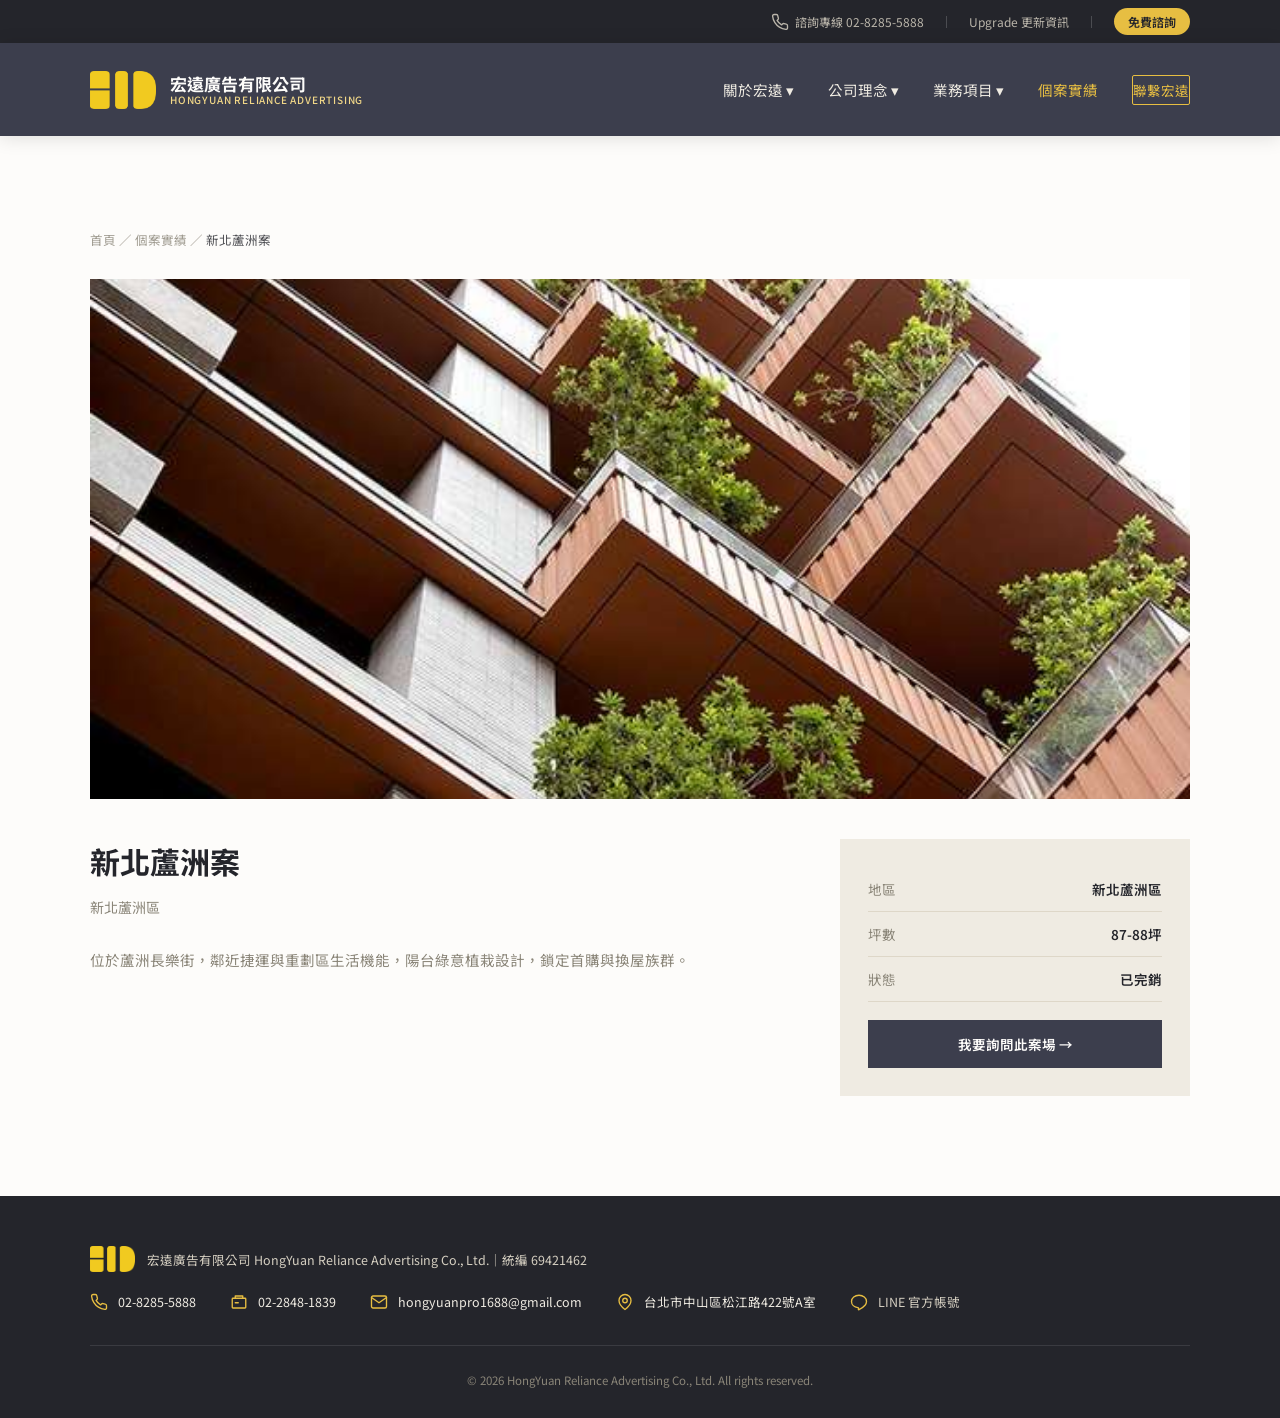
<file: project.html>
<!DOCTYPE html>
<html lang="zh-Hant">
<head>
<meta charset="UTF-8">
<meta name="viewport" content="width=device-width, initial-scale=1.0">
<title>個案詳情｜宏遠廣告有限公司</title>
<meta name="description" content="宏遠廣告代銷個案詳情。">
<link rel="stylesheet" href="css/style.css">
</head>
<body>
<div class="utilitybar">
  <div class="wrap">
    <a href="tel:0282855888">
      <svg class="icon" viewBox="0 0 24 24"><path d="M22 16.92v3a2 2 0 0 1-2.18 2 19.79 19.79 0 0 1-8.63-3.07 19.5 19.5 0 0 1-6-6 19.79 19.79 0 0 1-3.07-8.67A2 2 0 0 1 4.11 2h3a2 2 0 0 1 2 1.72c.127.96.361 1.903.7 2.81a2 2 0 0 1-.45 2.11L8.09 9.91a16 16 0 0 0 6 6l1.27-1.27a2 2 0 0 1 2.11-.45c.907.339 1.85.573 2.81.7A2 2 0 0 1 22 16.92z"/></svg>
      諮詢專線 02-8285-5888
    </a>
    <span class="sep"></span>
    <a href="index.html#news">Upgrade 更新資訊</a>
    <span class="sep"></span>
    <a href="contact.html" class="cta">免費諮詢</a>
  </div>
</div>

<header>
  <nav class="wrap">
    <a href="index.html" class="brand">
      <img src="images/logo.png" alt="宏遠廣告 LOGO">
      <div class="brand-text">
        <span class="zh">宏遠廣告有限公司</span>
        <span class="en">HONGYUAN RELIANCE ADVERTISING</span>
      </div>
    </a>
    <button class="mobile-toggle" aria-label="開啟選單">☰</button>
    <div class="navlinks">
      <div class="navitem">
        <span>關於宏遠 ▾</span>
        <div class="dropdown">
          <a href="index.html#brand-intro">品牌介紹</a>
          <a href="index.html#ceo-philosophy">執行長的理念</a>
        </div>
      </div>
      <div class="navitem">
        <span>公司理念 ▾</span>
        <div class="dropdown">
          <a href="index.html#philosophy">核心理念</a>
          <a href="index.html#services">業務項目</a>
        </div>
      </div>
      <div class="navitem">
        <span>業務項目 ▾</span>
        <div class="dropdown">
          <a href="presale.html">房地產代銷服務<span class="sub">素地規劃／結構體預售／完工成屋</span></a>
          <a href="rental.html">房地產包租代管服務<span class="sub">包租代管／代租代管</span></a>
        </div>
      </div>
      <a href="projects.html" class="active">個案實績</a>
      <a href="contact.html" class="btn-ghost">聯繫宏遠</a>
    </div>
  </nav>
</header>

<section class="project-detail">
  <div class="wrap">
    <div class="breadcrumb" style="margin:24px 0 30px;color:var(--stone);">
      <a href="index.html" style="color:var(--stone);">首頁</a> ／
      <a href="projects.html" style="color:var(--stone);">個案實績</a> ／
      <span id="crumb-name" style="color:var(--navy-deep);"></span>
    </div>

    <div class="gallery" id="gallery"></div>

    <div class="project-info">
      <div>
        <h1 id="p-name"></h1>
        <p class="loc" id="p-region"></p>
        <p id="p-intro"></p>
      </div>
      <div class="project-facts">
        <div class="row"><span class="label">地區</span><span class="value" id="f-region"></span></div>
        <div class="row"><span class="label">坪數</span><span class="value" id="f-size"></span></div>
        <div class="row"><span class="label">狀態</span><span class="value" id="f-status"></span></div>
        <a href="contact.html" class="cta">我要詢問此案場 →</a>
      </div>
    </div>
  </div>
</section>

<script src="js/projects-data.js"></script>
<script>
  const params = new URLSearchParams(window.location.search);
  const id = params.get('id');
  const p = PROJECTS.find(x => x.id === id) || PROJECTS[0];

  document.title = p.name + '｜宏遠廣告有限公司';
  document.getElementById('crumb-name').textContent = p.name;
  document.getElementById('p-name').textContent = p.name;
  document.getElementById('p-region').textContent = p.region;
  document.getElementById('p-intro').textContent = p.intro;
  document.getElementById('f-region').textContent = p.region;
  document.getElementById('f-size').textContent = p.size;
  document.getElementById('f-status').textContent = p.status;

  const gallery = document.getElementById('gallery');
  gallery.innerHTML = `<img src="${p.photos[0]}" alt="${p.name}" class="single">`;
</script>

<footer>
  <div class="wrap">
    <div class="footer-top">
      <div class="footer-brand">
        <img src="images/logo.png" alt="宏遠廣告">
        <span>宏遠廣告有限公司 HongYuan Reliance Advertising Co., Ltd.｜統編 69421462</span>
      </div>
      <div class="footer-icons">
        <div class="footer-icon">
          <svg class="icon" viewBox="0 0 24 24"><path d="M22 16.92v3a2 2 0 0 1-2.18 2 19.79 19.79 0 0 1-8.63-3.07 19.5 19.5 0 0 1-6-6 19.79 19.79 0 0 1-3.07-8.67A2 2 0 0 1 4.11 2h3a2 2 0 0 1 2 1.72c.127.96.361 1.903.7 2.81a2 2 0 0 1-.45 2.11L8.09 9.91a16 16 0 0 0 6 6l1.27-1.27a2 2 0 0 1 2.11-.45c.907.339 1.85.573 2.81.7A2 2 0 0 1 22 16.92z"/></svg>
          02-8285-5888
        </div>
        <div class="footer-icon">
          <svg class="icon" viewBox="0 0 24 24"><rect x="3" y="7" width="18" height="13" rx="1"/><path d="M7 7V4h10v3"/><path d="M7 13h4"/></svg>
          02-2848-1839
        </div>
        <div class="footer-icon">
          <svg class="icon" viewBox="0 0 24 24"><rect x="2" y="4" width="20" height="16" rx="2"/><path d="m22 6-10 7L2 6"/></svg>
          hongyuanpro1688@gmail.com
        </div>
        <div class="footer-icon">
          <svg class="icon" viewBox="0 0 24 24"><path d="M20 10c0 6-8 12-8 12s-8-6-8-12a8 8 0 0 1 16 0Z"/><circle cx="12" cy="10" r="3"/></svg>
          台北市中山區松江路422號A室
        </div>
        <a class="footer-icon footer-icon-line" href="https://line.me/R/ti/p/@698hvxdp" target="_blank" rel="noopener" style="text-decoration:none;color:inherit;cursor:pointer;">
          <svg class="icon" viewBox="0 0 24 24"><path d="M12 3C6.48 3 2 6.69 2 11.25c0 4.1 3.58 7.53 8.42 8.16.33.07.78.22.89.5.1.26.07.66.03.92l-.14.86c-.04.26-.2 1 .88.55 1.08-.46 5.82-3.43 7.94-5.87C21.4 14.7 22 13.05 22 11.25 22 6.69 17.52 3 12 3Z"/></svg>
          LINE 官方帳號
        </a>
      </div>
    </div>
    <div class="footer-bottom">© 2026 HongYuan Reliance Advertising Co., Ltd. All rights reserved.</div>
  </div>
</footer>

<script src="js/main.js"></script>
</body>
</html>
</file>
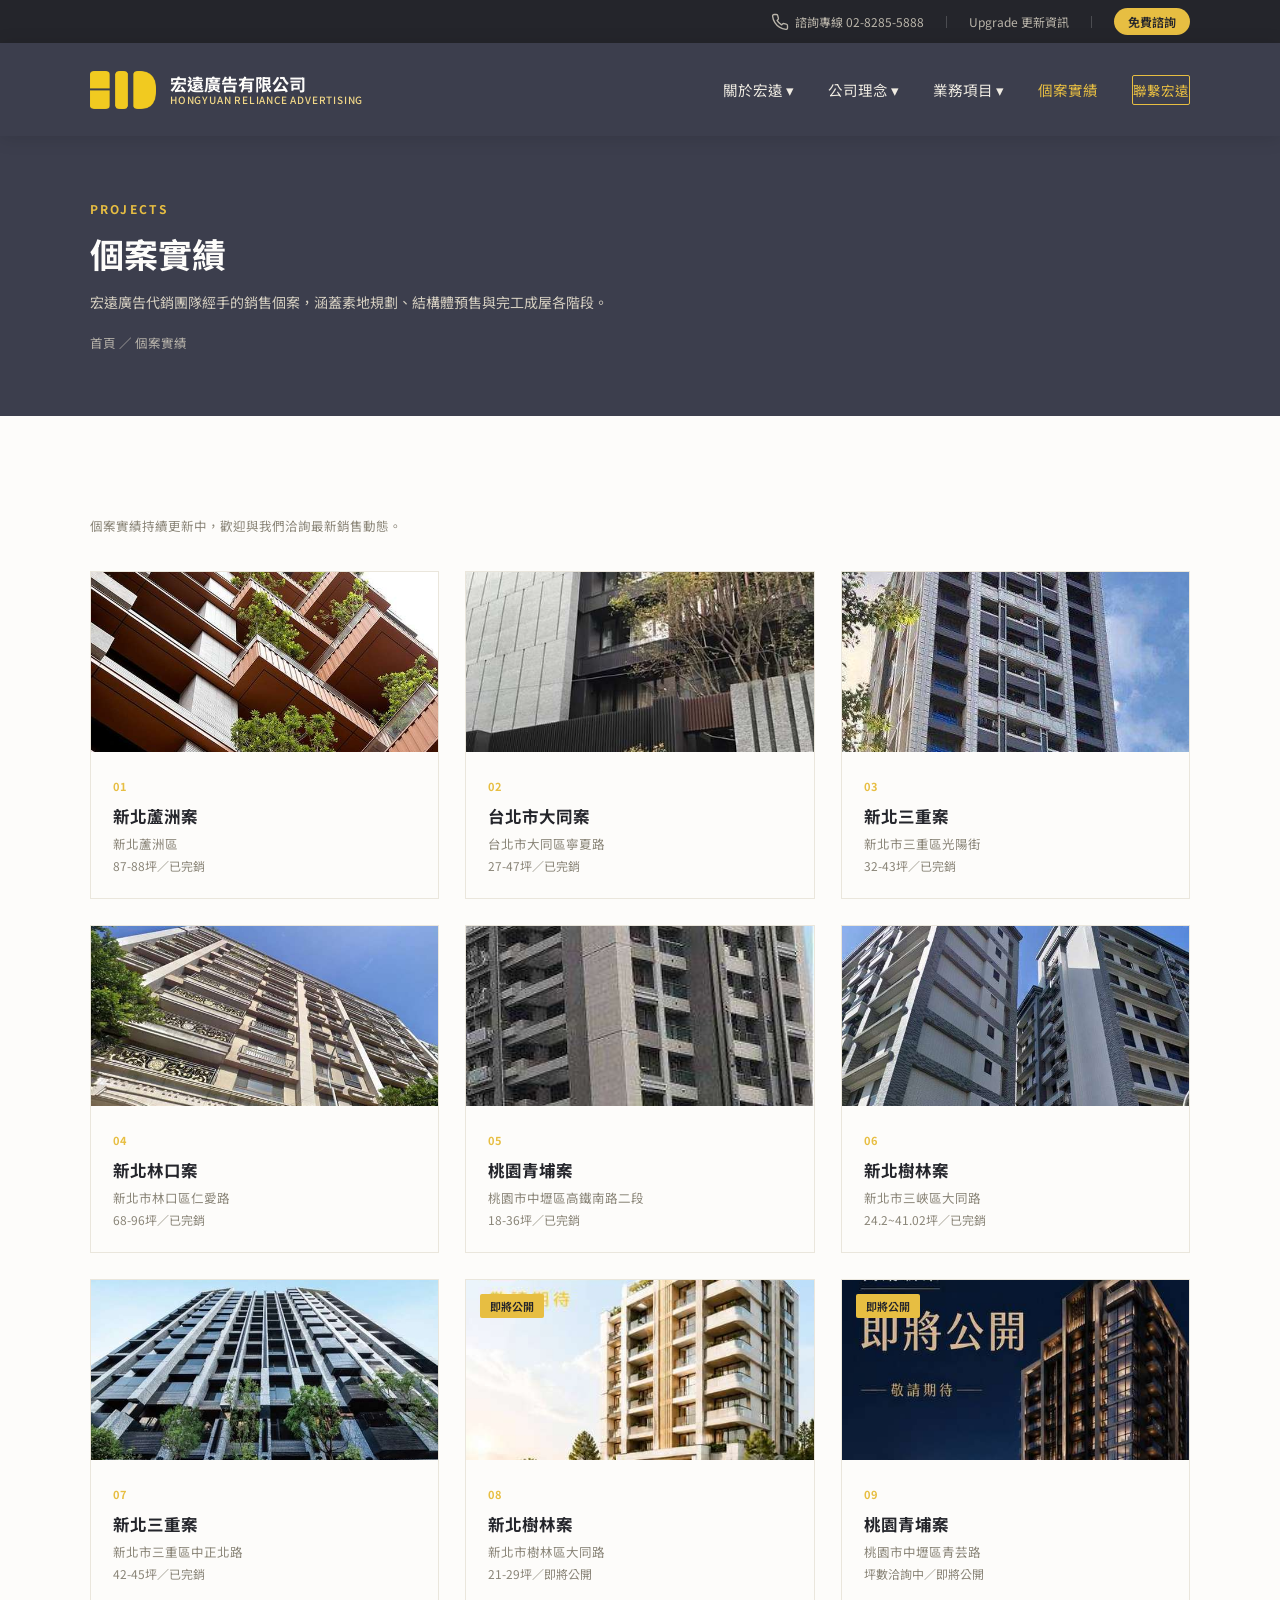
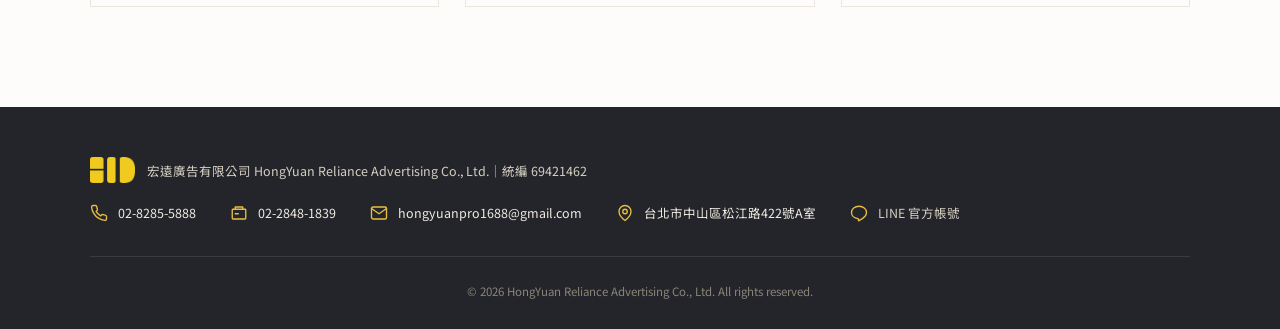
<file: projects.html>
<!DOCTYPE html>
<html lang="zh-Hant">
<head>
<meta charset="UTF-8">
<meta name="viewport" content="width=device-width, initial-scale=1.0">
<title>個案實績｜宏遠廣告有限公司</title>
<meta name="description" content="宏遠廣告代銷個案實績列表，涵蓋新北、台北、桃園多個銷售個案。">
<link rel="stylesheet" href="css/style.css">
</head>
<body>
<div class="utilitybar">
  <div class="wrap">
    <a href="tel:0282855888">
      <svg class="icon" viewBox="0 0 24 24"><path d="M22 16.92v3a2 2 0 0 1-2.18 2 19.79 19.79 0 0 1-8.63-3.07 19.5 19.5 0 0 1-6-6 19.79 19.79 0 0 1-3.07-8.67A2 2 0 0 1 4.11 2h3a2 2 0 0 1 2 1.72c.127.96.361 1.903.7 2.81a2 2 0 0 1-.45 2.11L8.09 9.91a16 16 0 0 0 6 6l1.27-1.27a2 2 0 0 1 2.11-.45c.907.339 1.85.573 2.81.7A2 2 0 0 1 22 16.92z"/></svg>
      諮詢專線 02-8285-5888
    </a>
    <span class="sep"></span>
    <a href="index.html#news">Upgrade 更新資訊</a>
    <span class="sep"></span>
    <a href="contact.html" class="cta">免費諮詢</a>
  </div>
</div>

<header>
  <nav class="wrap">
    <a href="index.html" class="brand">
      <img src="images/logo.png" alt="宏遠廣告 LOGO">
      <div class="brand-text">
        <span class="zh">宏遠廣告有限公司</span>
        <span class="en">HONGYUAN RELIANCE ADVERTISING</span>
      </div>
    </a>
    <button class="mobile-toggle" aria-label="開啟選單">☰</button>
    <div class="navlinks">
      <div class="navitem">
        <span>關於宏遠 ▾</span>
        <div class="dropdown">
          <a href="index.html#brand-intro">品牌介紹</a>
          <a href="index.html#ceo-philosophy">執行長的理念</a>
        </div>
      </div>
      <div class="navitem">
        <span>公司理念 ▾</span>
        <div class="dropdown">
          <a href="index.html#philosophy">核心理念</a>
          <a href="index.html#services">業務項目</a>
        </div>
      </div>
      <div class="navitem">
        <span>業務項目 ▾</span>
        <div class="dropdown">
          <a href="presale.html">房地產代銷服務<span class="sub">素地規劃／結構體預售／完工成屋</span></a>
          <a href="rental.html">房地產包租代管服務<span class="sub">包租代管／代租代管</span></a>
        </div>
      </div>
      <a href="projects.html" class="active">個案實績</a>
      <a href="contact.html" class="btn-ghost">聯繫宏遠</a>
    </div>
  </nav>
</header>

<section class="page-hero">
  <div class="wrap">
    <span class="eyebrow">PROJECTS</span>
    <h1>個案實績</h1>
    <p>宏遠廣告代銷團隊經手的銷售個案，涵蓋素地規劃、結構體預售與完工成屋各階段。</p>
    <div class="breadcrumb"><a href="index.html">首頁</a> ／ 個案實績</div>
  </div>
</section>

<section class="portfolio">
  <div class="wrap">
    <p style="font-size:12.5px;color:var(--stone);margin-bottom:36px;max-width:520px;">個案實績持續更新中，歡迎與我們洽詢最新銷售動態。</p>
    <div class="case-grid" id="all-case-grid"></div>
  </div>
</section>

<footer>
  <div class="wrap">
    <div class="footer-top">
      <div class="footer-brand">
        <img src="images/logo.png" alt="宏遠廣告">
        <span>宏遠廣告有限公司 HongYuan Reliance Advertising Co., Ltd.｜統編 69421462</span>
      </div>
      <div class="footer-icons">
        <div class="footer-icon">
          <svg class="icon" viewBox="0 0 24 24"><path d="M22 16.92v3a2 2 0 0 1-2.18 2 19.79 19.79 0 0 1-8.63-3.07 19.5 19.5 0 0 1-6-6 19.79 19.79 0 0 1-3.07-8.67A2 2 0 0 1 4.11 2h3a2 2 0 0 1 2 1.72c.127.96.361 1.903.7 2.81a2 2 0 0 1-.45 2.11L8.09 9.91a16 16 0 0 0 6 6l1.27-1.27a2 2 0 0 1 2.11-.45c.907.339 1.85.573 2.81.7A2 2 0 0 1 22 16.92z"/></svg>
          02-8285-5888
        </div>
        <div class="footer-icon">
          <svg class="icon" viewBox="0 0 24 24"><rect x="3" y="7" width="18" height="13" rx="1"/><path d="M7 7V4h10v3"/><path d="M7 13h4"/></svg>
          02-2848-1839
        </div>
        <div class="footer-icon">
          <svg class="icon" viewBox="0 0 24 24"><rect x="2" y="4" width="20" height="16" rx="2"/><path d="m22 6-10 7L2 6"/></svg>
          hongyuanpro1688@gmail.com
        </div>
        <div class="footer-icon">
          <svg class="icon" viewBox="0 0 24 24"><path d="M20 10c0 6-8 12-8 12s-8-6-8-12a8 8 0 0 1 16 0Z"/><circle cx="12" cy="10" r="3"/></svg>
          台北市中山區松江路422號A室
        </div>
        <a class="footer-icon footer-icon-line" href="https://line.me/R/ti/p/@698hvxdp" target="_blank" rel="noopener" style="text-decoration:none;color:inherit;cursor:pointer;">
          <svg class="icon" viewBox="0 0 24 24"><path d="M12 3C6.48 3 2 6.69 2 11.25c0 4.1 3.58 7.53 8.42 8.16.33.07.78.22.89.5.1.26.07.66.03.92l-.14.86c-.04.26-.2 1 .88.55 1.08-.46 5.82-3.43 7.94-5.87C21.4 14.7 22 13.05 22 11.25 22 6.69 17.52 3 12 3Z"/></svg>
          LINE 官方帳號
        </a>
      </div>
    </div>
    <div class="footer-bottom">© 2026 HongYuan Reliance Advertising Co., Ltd. All rights reserved.</div>
  </div>
</footer>

<script src="js/projects-data.js"></script>
<script>
  const grid = document.getElementById('all-case-grid');
  PROJECTS.forEach(p => {
    grid.innerHTML += `
      <a class="case-card" href="project.html?id=${p.id}">
        <div class="case-thumb">
          <img src="${p.cover}" alt="${p.name}">
          ${p.status.includes('即將') ? `<span class="case-status">${p.status}</span>` : ''}
        </div>
        <div class="case-body">
          <span class="idx">${p.idx}</span>
          <h4>${p.name}</h4>
          <p class="loc">${p.region}</p>
          <p class="meta">${p.size}／${p.status}</p>
        </div>
      </a>`;
  });
</script>
<script src="js/main.js"></script>
</body>
</html>
</file>
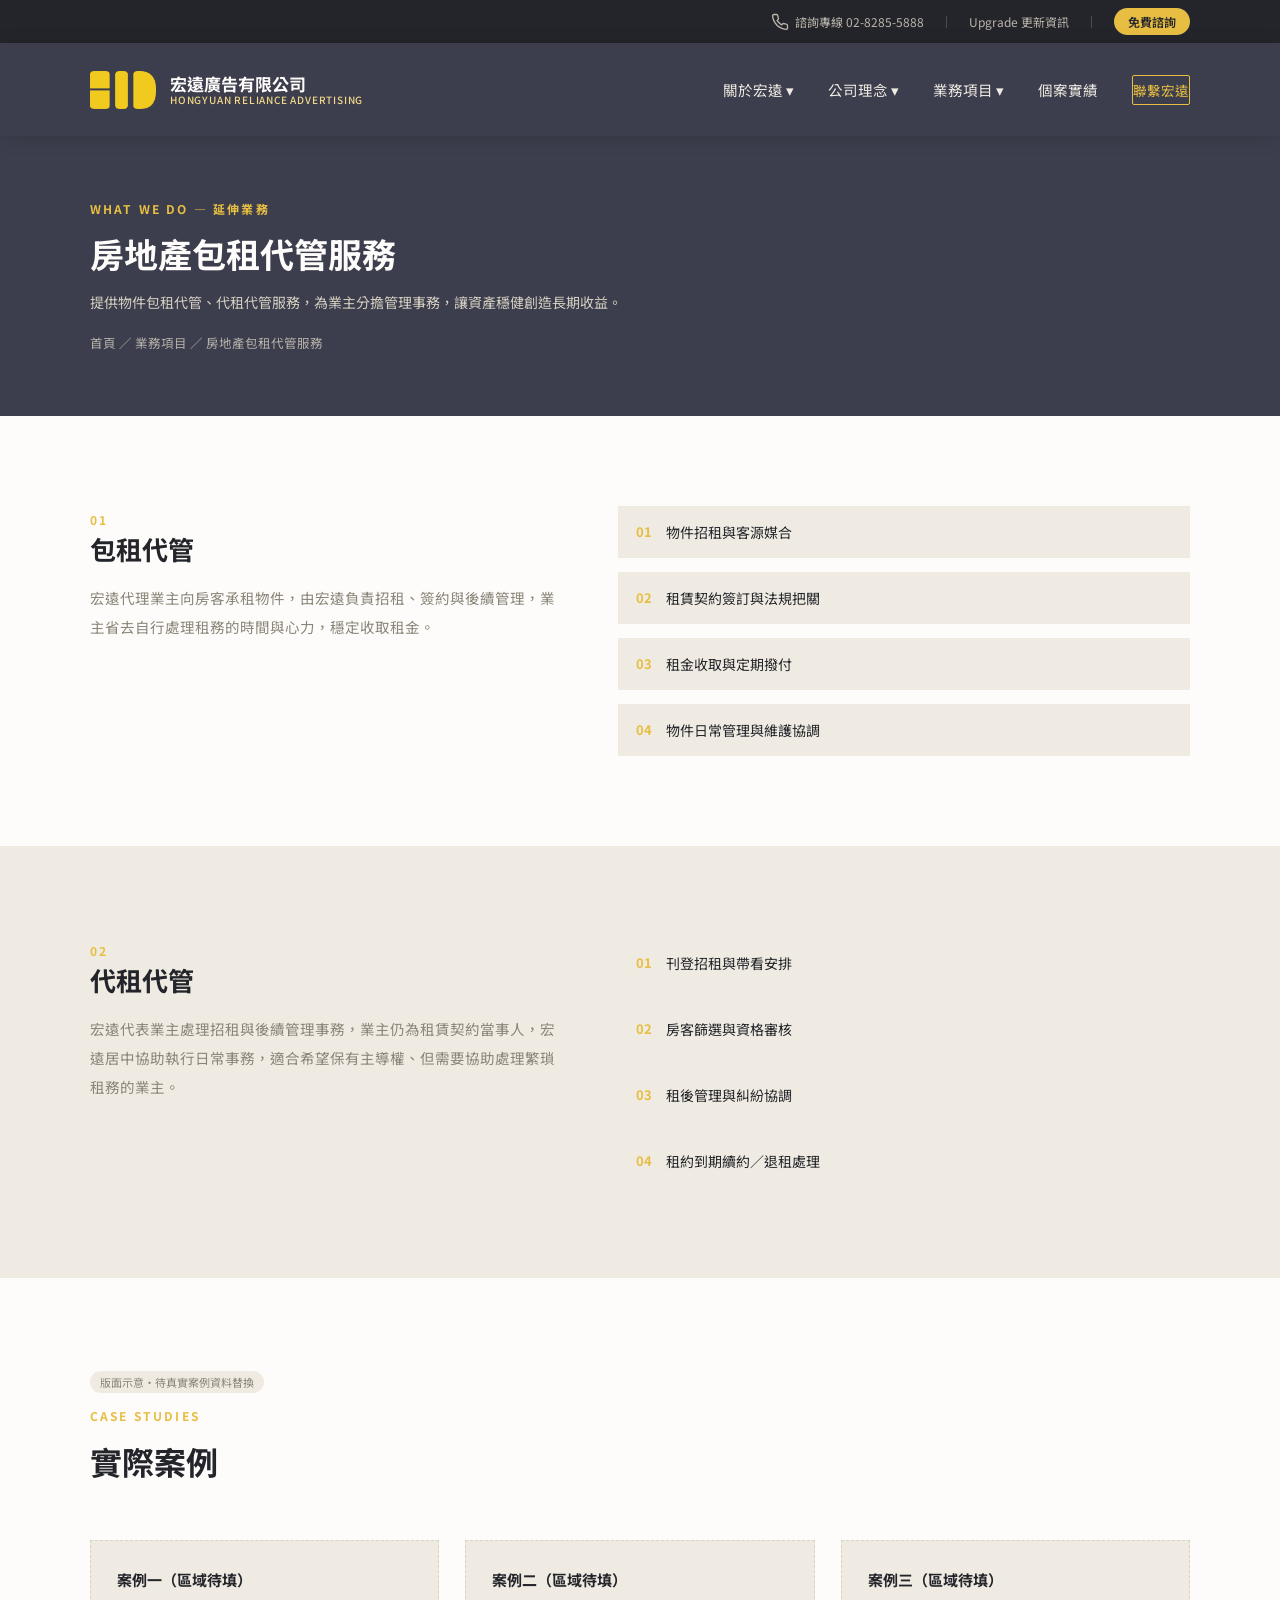
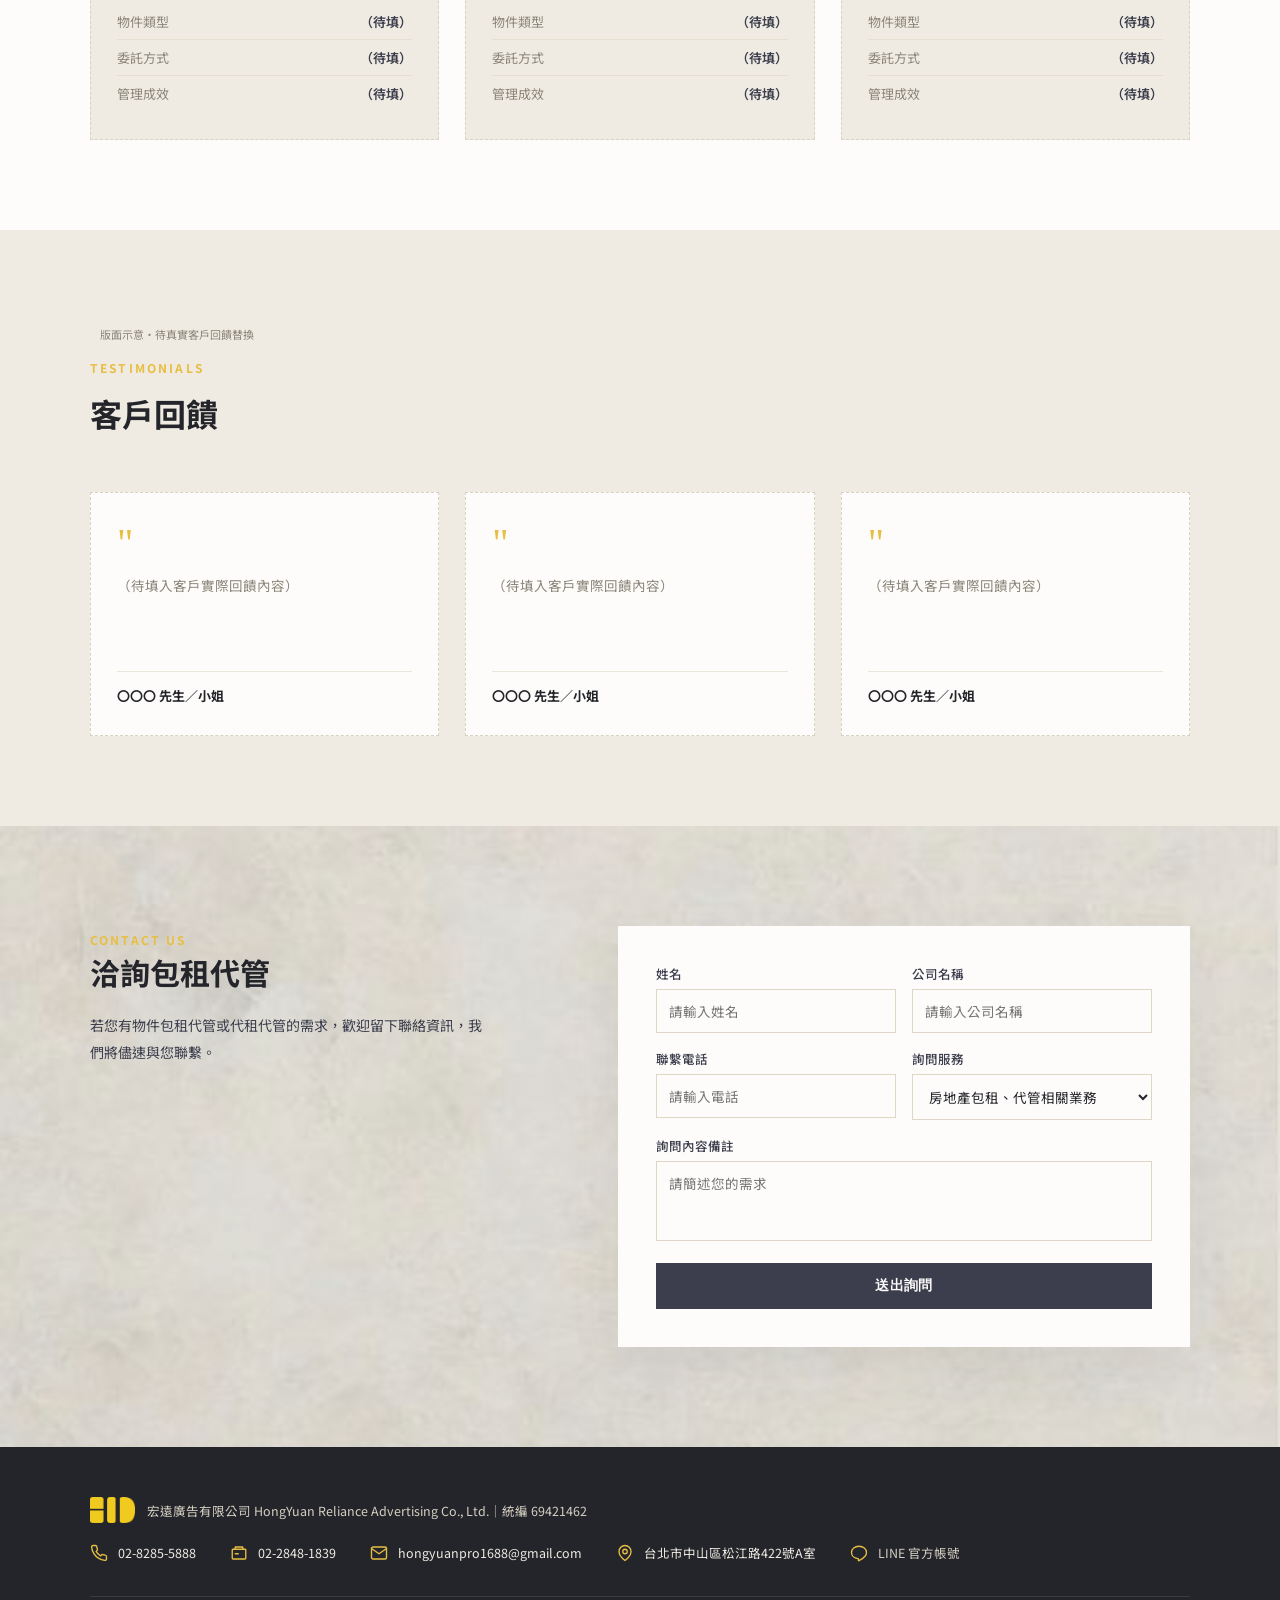
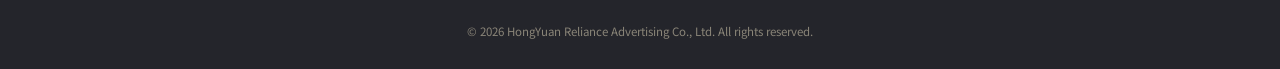
<file: rental.html>
<!DOCTYPE html>
<html lang="zh-Hant">
<head>
<meta charset="UTF-8">
<meta name="viewport" content="width=device-width, initial-scale=1.0">
<title>房地產包租代管服務｜宏遠廣告有限公司</title>
<meta name="description" content="宏遠廣告房地產包租代管服務：包租代管、代租代管，協助業主分擔資產管理事務。">
<link rel="stylesheet" href="css/style.css">
</head>
<body>
<div class="utilitybar">
  <div class="wrap">
    <a href="tel:0282855888">
      <svg class="icon" viewBox="0 0 24 24"><path d="M22 16.92v3a2 2 0 0 1-2.18 2 19.79 19.79 0 0 1-8.63-3.07 19.5 19.5 0 0 1-6-6 19.79 19.79 0 0 1-3.07-8.67A2 2 0 0 1 4.11 2h3a2 2 0 0 1 2 1.72c.127.96.361 1.903.7 2.81a2 2 0 0 1-.45 2.11L8.09 9.91a16 16 0 0 0 6 6l1.27-1.27a2 2 0 0 1 2.11-.45c.907.339 1.85.573 2.81.7A2 2 0 0 1 22 16.92z"/></svg>
      諮詢專線 02-8285-5888
    </a>
    <span class="sep"></span>
    <a href="index.html#news">Upgrade 更新資訊</a>
    <span class="sep"></span>
    <a href="contact.html" class="cta">免費諮詢</a>
  </div>
</div>

<header>
  <nav class="wrap">
    <a href="index.html" class="brand">
      <img src="images/logo.png" alt="宏遠廣告 LOGO">
      <div class="brand-text">
        <span class="zh">宏遠廣告有限公司</span>
        <span class="en">HONGYUAN RELIANCE ADVERTISING</span>
      </div>
    </a>
    <button class="mobile-toggle" aria-label="開啟選單">☰</button>
    <div class="navlinks">
      <div class="navitem">
        <span>關於宏遠 ▾</span>
        <div class="dropdown">
          <a href="index.html#brand-intro">品牌介紹</a>
          <a href="index.html#ceo-philosophy">執行長的理念</a>
        </div>
      </div>
      <div class="navitem">
        <span>公司理念 ▾</span>
        <div class="dropdown">
          <a href="index.html#philosophy">核心理念</a>
          <a href="index.html#services">業務項目</a>
        </div>
      </div>
      <div class="navitem">
        <span>業務項目 ▾</span>
        <div class="dropdown">
          <a href="presale.html">房地產代銷服務<span class="sub">素地規劃／結構體預售／完工成屋</span></a>
          <a href="rental.html">房地產包租代管服務<span class="sub">包租代管／代租代管</span></a>
        </div>
      </div>
      <a href="projects.html" class="">個案實績</a>
      <a href="contact.html" class="btn-ghost">聯繫宏遠</a>
    </div>
  </nav>
</header>

<section class="page-hero">
  <div class="wrap">
    <span class="eyebrow">WHAT WE DO — 延伸業務</span>
    <h1>房地產包租代管服務</h1>
    <p>提供物件包租代管、代租代管服務，為業主分擔管理事務，讓資產穩健創造長期收益。</p>
    <div class="breadcrumb"><a href="index.html">首頁</a> ／ 業務項目 ／ 房地產包租代管服務</div>
  </div>
</section>

<section class="detail-block">
  <div class="wrap">
    <div>
      <span class="eyebrow">01</span>
      <h2>包租代管</h2>
      <p>宏遠代理業主向房客承租物件，由宏遠負責招租、簽約與後續管理，業主省去自行處理租務的時間與心力，穩定收取租金。</p>
    </div>
    <ul class="detail-list">
      <li><span class="num">01</span>物件招租與客源媒合</li>
      <li><span class="num">02</span>租賃契約簽訂與法規把關</li>
      <li><span class="num">03</span>租金收取與定期撥付</li>
      <li><span class="num">04</span>物件日常管理與維護協調</li>
    </ul>
  </div>
</section>

<section class="detail-block alt">
  <div class="wrap">
    <div>
      <span class="eyebrow">02</span>
      <h2>代租代管</h2>
      <p>宏遠代表業主處理招租與後續管理事務，業主仍為租賃契約當事人，宏遠居中協助執行日常事務，適合希望保有主導權、但需要協助處理繁瑣租務的業主。</p>
    </div>
    <ul class="detail-list">
      <li><span class="num">01</span>刊登招租與帶看安排</li>
      <li><span class="num">02</span>房客篩選與資格審核</li>
      <li><span class="num">03</span>租後管理與糾紛協調</li>
      <li><span class="num">04</span>租約到期續約／退租處理</li>
    </ul>
  </div>
</section>

<section class="rental-cases">
  <div class="wrap">
    <span class="placeholder-tag">版面示意・待真實案例資料替換</span>
    <div class="section-head">
      <span class="eyebrow">CASE STUDIES</span>
      <h2>實際案例</h2>
    </div>
    <div class="case-study-grid">
      <div class="case-study-card">
        <h4>案例一（區域待填）</h4>
        <div class="row"><span>物件類型</span><span class="value">（待填）</span></div>
        <div class="row"><span>委託方式</span><span class="value">（待填）</span></div>
        <div class="row"><span>管理成效</span><span class="value">（待填）</span></div>
      </div>
      <div class="case-study-card">
        <h4>案例二（區域待填）</h4>
        <div class="row"><span>物件類型</span><span class="value">（待填）</span></div>
        <div class="row"><span>委託方式</span><span class="value">（待填）</span></div>
        <div class="row"><span>管理成效</span><span class="value">（待填）</span></div>
      </div>
      <div class="case-study-card">
        <h4>案例三（區域待填）</h4>
        <div class="row"><span>物件類型</span><span class="value">（待填）</span></div>
        <div class="row"><span>委託方式</span><span class="value">（待填）</span></div>
        <div class="row"><span>管理成效</span><span class="value">（待填）</span></div>
      </div>
    </div>
  </div>
</section>

<section class="rental-testimonials">
  <div class="wrap">
    <span class="placeholder-tag">版面示意・待真實客戶回饋替換</span>
    <div class="section-head">
      <span class="eyebrow">TESTIMONIALS</span>
      <h2>客戶回饋</h2>
    </div>
    <div class="testimonial-grid">
      <div class="testimonial-card">
        <span class="quote-mark">"</span>
        <p>（待填入客戶實際回饋內容）</p>
        <div class="who">〇〇〇 先生／小姐</div>
      </div>
      <div class="testimonial-card">
        <span class="quote-mark">"</span>
        <p>（待填入客戶實際回饋內容）</p>
        <div class="who">〇〇〇 先生／小姐</div>
      </div>
      <div class="testimonial-card">
        <span class="quote-mark">"</span>
        <p>（待填入客戶實際回饋內容）</p>
        <div class="who">〇〇〇 先生／小姐</div>
      </div>
    </div>
  </div>
</section>

<section class="contact" id="contact">
  <div class="wrap">
    <div class="contact-grid">
      <div class="contact-info">
        <span class="eyebrow">CONTACT US</span>
        <h2>洽詢包租代管</h2>
        <p>若您有物件包租代管或代租代管的需求，歡迎留下聯絡資訊，我們將儘速與您聯繫。</p>
      </div>
      <form class="contact-form">
        <div class="form-row">
          <div class="field"><label>姓名</label><input type="text" name="name" placeholder="請輸入姓名"></div>
          <div class="field"><label>公司名稱</label><input type="text" name="company" placeholder="請輸入公司名稱"></div>
        </div>
        <div class="form-row">
          <div class="field"><label>聯繫電話</label><input type="text" name="phone" placeholder="請輸入電話"></div>
          <div class="field"><label>詢問服務</label>
            <select name="service">
              <option value="代銷" >房地產代銷業務</option>
              <option value="包租" selected>房地產包租、代管相關業務</option>
            </select>
          </div>
        </div>
        <div class="form-row">
          <div class="field full"><label>詢問內容備註</label><textarea name="note" placeholder="請簡述您的需求"></textarea></div>
        </div>
        <button type="submit" class="submit">送出詢問</button>
        <div class="form-msg"></div>
      </form>
    </div>
  </div>
</section>

<footer>
  <div class="wrap">
    <div class="footer-top">
      <div class="footer-brand">
        <img src="images/logo.png" alt="宏遠廣告">
        <span>宏遠廣告有限公司 HongYuan Reliance Advertising Co., Ltd.｜統編 69421462</span>
      </div>
      <div class="footer-icons">
        <div class="footer-icon">
          <svg class="icon" viewBox="0 0 24 24"><path d="M22 16.92v3a2 2 0 0 1-2.18 2 19.79 19.79 0 0 1-8.63-3.07 19.5 19.5 0 0 1-6-6 19.79 19.79 0 0 1-3.07-8.67A2 2 0 0 1 4.11 2h3a2 2 0 0 1 2 1.72c.127.96.361 1.903.7 2.81a2 2 0 0 1-.45 2.11L8.09 9.91a16 16 0 0 0 6 6l1.27-1.27a2 2 0 0 1 2.11-.45c.907.339 1.85.573 2.81.7A2 2 0 0 1 22 16.92z"/></svg>
          02-8285-5888
        </div>
        <div class="footer-icon">
          <svg class="icon" viewBox="0 0 24 24"><rect x="3" y="7" width="18" height="13" rx="1"/><path d="M7 7V4h10v3"/><path d="M7 13h4"/></svg>
          02-2848-1839
        </div>
        <div class="footer-icon">
          <svg class="icon" viewBox="0 0 24 24"><rect x="2" y="4" width="20" height="16" rx="2"/><path d="m22 6-10 7L2 6"/></svg>
          hongyuanpro1688@gmail.com
        </div>
        <div class="footer-icon">
          <svg class="icon" viewBox="0 0 24 24"><path d="M20 10c0 6-8 12-8 12s-8-6-8-12a8 8 0 0 1 16 0Z"/><circle cx="12" cy="10" r="3"/></svg>
          台北市中山區松江路422號A室
        </div>
        <a class="footer-icon footer-icon-line" href="https://line.me/R/ti/p/@698hvxdp" target="_blank" rel="noopener" style="text-decoration:none;color:inherit;cursor:pointer;">
          <svg class="icon" viewBox="0 0 24 24"><path d="M12 3C6.48 3 2 6.69 2 11.25c0 4.1 3.58 7.53 8.42 8.16.33.07.78.22.89.5.1.26.07.66.03.92l-.14.86c-.04.26-.2 1 .88.55 1.08-.46 5.82-3.43 7.94-5.87C21.4 14.7 22 13.05 22 11.25 22 6.69 17.52 3 12 3Z"/></svg>
          LINE 官方帳號
        </a>
      </div>
    </div>
    <div class="footer-bottom">© 2026 HongYuan Reliance Advertising Co., Ltd. All rights reserved.</div>
  </div>
</footer>

<script src="js/main.js"></script>
</body>
</html>
</file>
<file: css/style.css>
@import url('https://fonts.googleapis.com/css2?family=Noto+Sans+TC:wght@300;400;500;700;900&display=swap');

:root{
  --navy:#3C3E4D;
  --navy-deep:#24252B;
  --gold:#E7BE42;
  --gold-soft:#F2D888;
  --beige:#D5CFC1;
  --beige-light:#EFEBE2;
  --white:#FDFCFA;
  --stone:#8A8578;
}
*{box-sizing:border-box;margin:0;padding:0;}
html{scroll-behavior:smooth;}
section[id]{scroll-margin-top:110px;}
body{font-family:'Noto Sans TC','Noto Sans',sans-serif;color:var(--navy-deep);background:var(--white);-webkit-font-smoothing:antialiased;}
.eyebrow{font-family:'Noto Sans TC',sans-serif;letter-spacing:0.18em;text-transform:uppercase;font-size:12px;color:var(--gold);font-weight:700;}
h1,h2,h3{font-family:'Noto Sans TC',sans-serif;font-weight:700;}
a{text-decoration:none;color:inherit;}
img{max-width:100%;display:block;}
.wrap{max-width:1180px;margin:0 auto;padding:0 40px;}
svg.icon{width:18px;height:18px;stroke:currentColor;fill:none;stroke-width:1.8;stroke-linecap:round;stroke-linejoin:round;flex-shrink:0;}

/* ---- utility toolbar ---- */
.utilitybar{background:var(--navy-deep);}
.utilitybar .wrap{display:flex;justify-content:flex-end;align-items:center;gap:22px;padding:8px 40px;font-size:12px;color:var(--beige);}
.utilitybar a{display:flex;align-items:center;gap:6px;opacity:.85;transition:opacity .2s,color .2s;}
.utilitybar a:hover{opacity:1;color:var(--gold);}
.utilitybar .sep{width:1px;height:12px;background:rgba(255,255,255,0.18);}
.utilitybar .cta{background:var(--gold);color:var(--navy-deep);padding:5px 14px;border-radius:100px;font-weight:600;opacity:1;}
.utilitybar .cta:hover{background:var(--gold-soft);}

/* ---- nav ---- */
header{background:var(--navy);position:sticky;top:0;z-index:50;box-shadow:0 2px 18px rgba(0,0,0,0.12);}
nav.wrap{display:flex;align-items:center;justify-content:space-between;padding-top:14px;padding-bottom:14px;}
.brand{display:flex;align-items:center;gap:14px;}
.brand img{height:38px;width:auto;}
.brand-text{display:flex;flex-direction:column;line-height:1.25;}
.brand-text .zh{font-family:'Noto Sans TC',sans-serif;font-size:17px;font-weight:700;color:var(--white);}
.brand-text .en{font-family:'Noto Sans TC',sans-serif;font-size:10px;letter-spacing:0.08em;color:var(--gold-soft);font-weight:500;}
.navlinks{display:flex;align-items:center;gap:34px;}
.navlinks>a{color:var(--beige-light);font-size:14.5px;font-weight:400;padding:4px 0;transition:color .2s;}
.navlinks>a:hover,.navlinks>a.active{color:var(--gold);}
.navitem{position:relative;}
.navitem>span{color:var(--beige-light);font-size:14.5px;cursor:default;display:flex;align-items:center;gap:5px;padding:22px 0;}
.navitem:hover>span{color:var(--gold);}
.navitem:hover .dropdown{opacity:1;visibility:visible;transform:translateX(-50%) translateY(0);}
.dropdown{
  position:absolute;top:100%;left:50%;transform:translateX(-50%) translateY(6px);
  background:var(--white);box-shadow:0 20px 40px rgba(0,0,0,0.18);min-width:220px;
  opacity:0;visibility:hidden;transition:all .2s;padding:10px;z-index:60;
}
.dropdown a{display:block;padding:12px 14px;font-size:13.5px;color:var(--navy-deep);border-radius:2px;}
.dropdown a:hover{background:var(--beige-light);color:var(--navy);}
.dropdown a .sub{display:block;font-size:11px;color:var(--stone);margin-top:2px;}
.btn-ghost{border:1px solid var(--gold);color:var(--gold)!important;padding:8px 20px;border-radius:2px;font-size:13.5px!important;}
.btn-ghost:hover{background:var(--gold);color:var(--navy-deep)!important;}
.mobile-toggle{display:none;background:none;border:none;color:var(--white);font-size:26px;cursor:pointer;}

/* ---- page hero (for inner pages) ---- */
.page-hero{background:var(--navy);padding:64px 0;position:relative;overflow:hidden;}
.page-hero .wrap{position:relative;z-index:2;}
.page-hero .eyebrow{margin-bottom:12px;display:block;}
.page-hero h1{color:var(--white);font-size:34px;}
.page-hero p{color:var(--beige);font-size:14px;margin-top:12px;max-width:560px;line-height:1.8;}
.breadcrumb{font-size:12.5px;color:var(--beige);margin-top:18px;opacity:.8;}
.breadcrumb a:hover{color:var(--gold);}

/* ---- hero (home) ---- */
.hero{
  position:relative;overflow:hidden;padding:100px 0 130px;
  background:
    linear-gradient(100deg, rgba(20,21,26,0.72) 0%, rgba(24,25,31,0.58) 30%, rgba(36,37,46,0.3) 62%, rgba(36,37,46,0.12) 100%),
    url('../images/hero-building.jpg') center 38%/cover no-repeat;
}
.hero h1{text-shadow:0 2px 12px rgba(0,0,0,0.55);}
.hero p{text-shadow:0 1px 8px rgba(0,0,0,0.6);}
.hero .hero-eyebrow{text-shadow:0 1px 6px rgba(0,0,0,0.5);}
.hero .wrap{position:relative;z-index:2;}
.hero h1{font-size:52px;line-height:1.35;color:var(--white);margin:22px 0 20px;font-weight:900;max-width:620px;}
.hero h1 em{color:var(--gold);font-style:normal;}
.hero p{color:var(--beige);font-size:15.5px;line-height:1.9;max-width:520px;margin-bottom:38px;}
.hero-ctas{display:flex;gap:16px;flex-wrap:wrap;}
.btn-solid{background:var(--gold);color:var(--navy-deep);font-weight:600;padding:14px 30px;font-size:14.5px;border-radius:2px;transition:transform .2s, box-shadow .2s;display:inline-block;border:none;cursor:pointer;}
.btn-solid:hover{transform:translateY(-2px);box-shadow:0 10px 24px rgba(231,190,66,0.28);}
.btn-outline{border:1px solid rgba(253,252,250,0.4);color:var(--white);padding:14px 30px;font-size:14.5px;border-radius:2px;display:inline-block;}
.btn-outline:hover{border-color:var(--gold);color:var(--gold);}

/* ---- section head ---- */
.section-head{max-width:640px;margin-bottom:56px;}
.section-head .eyebrow{margin-bottom:14px;display:block;}
.section-head h2{font-size:32px;color:var(--navy-deep);font-weight:700;}

/* ---- 品牌介紹 bridge diagram ---- */
.brand-intro{
  padding:100px 0 80px;
  background:
    linear-gradient(rgba(253,252,250,0.55), rgba(253,252,250,0.6)),
    url('../images/marble-brand.jpg') center/cover repeat;
}
.bridge{display:grid;grid-template-columns:1fr auto 1.3fr auto 1fr;gap:0;align-items:stretch;margin-top:20px;}
.bridge-col{padding:32px 26px;text-align:center;}
.bridge-col.owner{background:var(--beige-light);}
.bridge-col.consumer{background:var(--beige-light);}
.bridge-col.center{background:var(--navy);color:var(--white);position:relative;padding:40px 30px;}
.bridge-col h3{font-size:16px;margin-bottom:4px;}
.bridge-col.center h3{color:var(--gold);font-size:20px;margin-bottom:6px;}
.bridge-col .en{font-family:'Noto Sans TC',sans-serif;font-size:10px;letter-spacing:.12em;color:var(--stone);text-transform:uppercase;font-weight:500;}
.bridge-col.center .en{color:var(--gold-soft);}
.bridge-steps{list-style:none;margin-top:22px;display:flex;flex-direction:column;gap:10px;}
.bridge-steps li{font-size:12.5px;color:var(--navy);background:var(--white);padding:8px 10px;border:1px solid #E4DFD1;}
.bridge-col.center .bridge-steps li{background:rgba(255,255,255,0.06);border:1px solid rgba(255,255,255,0.14);color:var(--beige-light);}
.bridge-arrow{display:flex;align-items:center;justify-content:center;width:44px;color:var(--gold);font-size:20px;background:transparent;}

/* ---- philosophy ---- */
.philosophy{
  position:relative;overflow:hidden;padding:90px 0;
  background:
    linear-gradient(rgba(239,235,226,0.55), rgba(239,235,226,0.6)),
    url('../images/marble-brand.jpg') center/cover repeat;
}
.philo-compass-accent{
  position:absolute;top:-40px;right:-40px;width:560px;height:400px;z-index:0;
  background-image:url('../images/philo-compass.jpg');
  background-size:cover;background-position:center;
  -webkit-mask-image:radial-gradient(ellipse 62% 62% at 68% 42%, black 0%, black 35%, transparent 72%);
  mask-image:radial-gradient(ellipse 62% 62% at 68% 42%, black 0%, black 35%, transparent 72%);
  pointer-events:none;
}
.philosophy .wrap{position:relative;z-index:1;}

/* ---- 執行長的理念 ---- */
.ceo-philosophy{
  padding:100px 0;
  background:
    linear-gradient(rgba(253,252,250,0.4), rgba(253,252,250,0.45)),
    url('../images/marble-brand.jpg') center/cover repeat;
}
.ceo-grid{display:grid;grid-template-columns:0.9fr 1.1fr;gap:60px;align-items:start;}
.ceo-title{border-left:3px solid var(--gold);padding-left:28px;}
.ceo-title .eyebrow{margin-bottom:14px;display:block;}
.ceo-title h2{font-size:28px;color:var(--navy-deep);margin-bottom:20px;}
.ceo-motto{font-size:24px;font-weight:700;color:var(--navy-deep);line-height:1.6;}
.ceo-body p{font-size:15px;line-height:2.2;color:#4A473E;text-shadow:0 1px 3px rgba(255,255,255,0.7);}
.philo-grid{display:grid;grid-template-columns:repeat(5,1fr);gap:0;border-top:1px solid #DED7C8;}
.philo-item{padding:34px 22px 0;border-right:1px solid #DED7C8;}
.philo-item:last-child{border-right:none;}
.philo-item h4{font-size:15.5px;color:var(--navy-deep);margin-bottom:12px;line-height:1.5;font-weight:700;}
.philo-item p{font-size:12.5px;color:#5A564C;line-height:1.8;text-shadow:0 1px 3px rgba(255,255,255,0.75);}

/* ---- 業務項目 services ---- */
.services{
  padding:100px 0;
  background:
    linear-gradient(rgba(253,252,250,0.5), rgba(253,252,250,0.55)),
    url('../images/marble-services.jpg') center/cover repeat;
}
.service-primary-head{margin-bottom:40px;}
.service-primary-head .service-num{font-family:'Noto Sans TC',sans-serif;font-size:12px;color:var(--gold);letter-spacing:.15em;margin-bottom:14px;display:block;font-weight:700;}
.service-primary-head h3{font-size:26px;color:var(--navy-deep);margin-bottom:12px;}
.service-primary-head p{font-size:14px;line-height:1.9;color:var(--stone);max-width:640px;}
.service-icon-grid{
  display:grid;grid-template-columns:repeat(4,1fr);gap:0;margin-bottom:44px;
  box-shadow:
    inset 1px 0 0 rgba(255,255,255,0.8),
    inset 0 1px 0 rgba(255,255,255,0.8),
    inset -1px 0 0 rgba(60,62,77,0.16),
    inset 0 -1px 0 rgba(60,62,77,0.16);
}
.service-icon-item{
  padding:34px 26px;transition:background .2s;position:relative;
  box-shadow:
    inset -1px 0 0 rgba(60,62,77,0.16),
    inset -2px 0 0 rgba(255,255,255,0.7),
    inset 0 -1px 0 rgba(60,62,77,0.16),
    inset 0 -2px 0 rgba(255,255,255,0.7);
}
.service-icon-item:hover{background:var(--beige-light);}
.service-icon-item .icon-wrap{width:44px;height:44px;border-radius:50%;background:var(--navy);display:flex;align-items:center;justify-content:center;margin-bottom:18px;}
.service-icon-item .icon-wrap svg{width:20px;height:20px;stroke:var(--gold);}
.service-icon-item h4{font-size:15px;color:var(--navy-deep);font-weight:700;margin-bottom:8px;}
.service-icon-item p{font-size:12.5px;color:var(--stone);line-height:1.7;}
.service-sub-banner{
  display:flex;align-items:center;justify-content:space-between;gap:20px;flex-wrap:wrap;
  background:var(--beige-light);padding:22px 30px;border-left:3px solid var(--gold);
}
.service-sub-banner .sub-left{display:flex;align-items:center;gap:16px;}
.service-sub-banner .icon-wrap-sm{width:36px;height:36px;border-radius:50%;background:var(--white);display:flex;align-items:center;justify-content:center;flex-shrink:0;}
.service-sub-banner .icon-wrap-sm svg{width:17px;height:17px;stroke:var(--navy);}
.service-sub-banner .sub-text .label{font-size:11px;color:var(--stone);letter-spacing:.05em;}
.service-sub-banner .sub-text h4{font-size:15.5px;color:var(--navy-deep);margin-top:2px;}
.service-sub-banner .sub-text p{font-size:12.5px;color:var(--stone);margin-top:2px;}
.service-sub-banner .sub-link{font-size:13px;color:var(--navy);font-weight:600;white-space:nowrap;}
.service-sub-banner .sub-link:hover{color:var(--gold);}

/* ---- service detail page (代銷 / 包租代管) ---- */
.detail-block{padding:90px 0;border-bottom:1px solid #EFEBE2;}
.detail-block:last-of-type{border-bottom:none;}
.detail-block .wrap{display:grid;grid-template-columns:0.9fr 1.1fr;gap:60px;align-items:start;}
.detail-block h2{font-size:26px;margin-bottom:16px;}
.detail-block p{font-size:14.5px;line-height:2;color:var(--stone);margin-bottom:18px;}
.detail-list{list-style:none;display:flex;flex-direction:column;gap:14px;}
.detail-list li{display:flex;gap:14px;align-items:flex-start;font-size:14px;color:var(--navy-deep);background:var(--beige-light);padding:16px 18px;}
.detail-list li .num{font-family:'Noto Sans TC',sans-serif;color:var(--gold);font-weight:700;font-size:13px;flex-shrink:0;}
.detail-block.alt{background:var(--beige-light);}

/* ---- bio band ---- */
.bio{
  color:var(--white);padding:90px 0;
  background:
    linear-gradient(rgba(30,38,26,0.16), rgba(30,38,26,0.22)),
    url('../images/about-park.jpg') center 55%/cover no-repeat;
}
.bio .text-panel{
  background:rgba(20,24,18,0.6);
  padding:36px 44px;
  border-radius:4px;
  display:inline-block;
}
.bio p{text-shadow:none;}
.bio .eyebrow{text-shadow:none;}
.bio .wrap{max-width:880px;text-align:center;}
.bio .eyebrow{color:var(--gold-soft);justify-content:center;display:block;margin-bottom:20px;}
.bio p{font-size:16.5px;line-height:2.1;font-weight:600;color:var(--white);}

/* ---- 包租代管：實際案例 / 客戶回饋 (placeholder) ---- */
.rental-cases{padding:90px 0;background:var(--white);}
.placeholder-tag{
  display:inline-block;font-size:11px;color:var(--stone);background:var(--beige-light);
  padding:3px 10px;border-radius:100px;margin-bottom:14px;
}
.case-study-grid{display:grid;grid-template-columns:repeat(3,1fr);gap:26px;}
.case-study-card{border:1px dashed #D8D2C2;background:var(--beige-light);padding:28px 26px;}
.case-study-card h4{font-size:15px;color:var(--navy-deep);margin-bottom:14px;}
.case-study-card .row{display:flex;justify-content:space-between;font-size:13px;padding:8px 0;border-bottom:1px solid #E4DFD1;color:var(--stone);}
.case-study-card .row:last-child{border-bottom:none;}
.case-study-card .row .value{color:var(--navy);font-weight:600;}

.rental-testimonials{padding:90px 0;background:var(--beige-light);}
.testimonial-grid{display:grid;grid-template-columns:repeat(3,1fr);gap:26px;}
.testimonial-card{border:1px dashed #D8D2C2;background:var(--white);padding:30px 26px;position:relative;}
.testimonial-card .quote-mark{font-family:'Noto Serif TC',serif;font-size:40px;color:var(--gold);line-height:1;margin-bottom:10px;display:block;}
.testimonial-card p{font-size:13.5px;color:var(--stone);line-height:1.9;margin-bottom:18px;min-height:80px;}
.testimonial-card .who{font-size:13px;color:var(--navy-deep);font-weight:700;border-top:1px solid #EAE6DC;padding-top:14px;}

/* ---- portfolio ---- */
.portfolio{padding:100px 0;background:var(--white);}
.portfolio .section-head{display:flex;justify-content:space-between;align-items:flex-end;max-width:100%;flex-wrap:wrap;gap:20px;}
.portfolio .section-head p.note{font-size:12.5px;color:var(--stone);max-width:300px;line-height:1.7;}
.case-grid{display:grid;grid-template-columns:repeat(3,1fr);gap:26px;}
.case-card{background:var(--white);border:1px solid #EAE6DC;overflow:hidden;transition:box-shadow .25s, transform .25s;display:block;}
.case-card:hover{box-shadow:0 20px 40px rgba(60,62,77,0.12);transform:translateY(-4px);}
.case-thumb{height:180px;position:relative;overflow:hidden;background:var(--navy);}
.case-thumb img{width:100%;height:100%;object-fit:cover;display:block;}
.case-status{position:absolute;top:14px;left:14px;background:var(--gold);color:var(--navy-deep);font-size:11px;font-weight:600;padding:4px 10px;border-radius:2px;z-index:2;}
.case-body{padding:20px 22px 24px;}
.case-body .idx{font-family:'Noto Sans TC',sans-serif;font-size:11px;color:var(--gold);letter-spacing:.1em;font-weight:700;}
.case-body h4{font-size:16.5px;margin:8px 0 6px;color:var(--navy-deep);font-weight:700;}
.case-body .loc{font-size:12.5px;color:var(--stone);}
.case-body .meta{font-size:12px;color:var(--stone);margin-top:4px;}

/* ---- project detail page ---- */
.project-detail{padding:70px 0 100px;}
.project-detail .gallery{display:grid;grid-template-columns:2fr 1fr;gap:14px;margin-bottom:40px;}
.project-detail .gallery img{width:100%;height:100%;object-fit:cover;}
.project-detail .gallery .side{display:flex;flex-direction:column;gap:14px;}
.project-detail .gallery .side img{height:calc(50% - 7px);}
.project-detail .gallery img.single{grid-column:1/-1;max-height:520px;}
.project-info{display:grid;grid-template-columns:2fr 1fr;gap:50px;}
.project-info h1{font-size:30px;margin-bottom:10px;}
.project-info .loc{color:var(--stone);font-size:14px;margin-bottom:24px;}
.project-info p{font-size:14.5px;line-height:2;color:var(--stone);}
.project-facts{background:var(--beige-light);padding:28px;height:fit-content;}
.project-facts .row{display:flex;justify-content:space-between;padding:12px 0;border-bottom:1px solid #DED7C8;font-size:13.5px;}
.project-facts .row:last-child{border-bottom:none;}
.project-facts .row .label{color:var(--stone);}
.project-facts .row .value{color:var(--navy-deep);font-weight:600;}
.project-facts .cta{display:block;text-align:center;background:var(--navy);color:var(--white);padding:14px;margin-top:18px;font-weight:600;font-size:13.5px;}
.project-facts .cta:hover{background:var(--navy-deep);}

/* ---- contact ---- */
.contact{
  padding:100px 0;
  background:
    linear-gradient(rgba(213,207,193,0.55), rgba(213,207,193,0.6)),
    url('../images/marble-brand.jpg') center/cover repeat;
}
.contact-grid{display:grid;grid-template-columns:0.9fr 1.1fr;gap:60px;}
.contact-info h2{font-size:30px;color:var(--navy-deep);margin-bottom:18px;}
.contact-info p{font-size:14px;color:var(--navy);line-height:1.9;margin-bottom:32px;max-width:400px;}
.contact-form{background:var(--white);padding:38px;box-shadow:0 20px 50px rgba(60,62,77,0.08);}
.form-row{display:grid;grid-template-columns:1fr 1fr;gap:16px;margin-bottom:16px;}
.field{display:flex;flex-direction:column;gap:6px;}
.field.full{grid-column:1/-1;}
.field label{font-size:12.5px;color:var(--navy);font-weight:500;}
.field input, .field select, .field textarea{border:1px solid #DED7C8;padding:11px 12px;font-size:13.5px;font-family:inherit;color:var(--navy-deep);background:var(--white);width:100%;}
.field textarea{resize:none;height:80px;}
.contact-form .submit{width:100%;margin-top:6px;background:var(--navy);color:var(--white);padding:14px;font-size:14px;font-weight:600;border:none;letter-spacing:.03em;cursor:pointer;}
.contact-form .submit:hover{background:var(--navy-deep);}
.form-msg{margin-top:14px;font-size:13px;padding:12px 14px;display:none;}
.form-msg.show{display:block;}
.form-msg.success{background:#E9F3EA;color:#2E6B33;}
.form-msg.error{background:#FBEAEA;color:#A23A3A;}

/* ---- footer ---- */
footer{background:var(--navy-deep);color:var(--beige);padding:50px 0 30px;}
.footer-top{display:flex;justify-content:space-between;align-items:center;flex-wrap:wrap;gap:20px;padding-bottom:34px;border-bottom:1px solid rgba(255,255,255,0.1);margin-bottom:26px;}
.footer-brand{display:flex;align-items:center;gap:12px;}
.footer-brand img{height:26px;}
.footer-brand span{font-size:12.5px;color:var(--beige);}
.footer-icons{display:flex;gap:34px;flex-wrap:wrap;}
.footer-icon{display:flex;align-items:center;gap:10px;font-size:12.5px;color:var(--beige-light);}
.footer-icon svg{color:var(--gold);}
.footer-bottom{text-align:center;font-size:11.5px;color:var(--stone);}

@media(max-width:900px){
  .contact-grid,.case-grid,.bridge,.detail-block .wrap,.project-info,.project-detail .gallery,.ceo-grid{grid-template-columns:1fr;}
  .service-icon-grid{grid-template-columns:1fr 1fr;}
  .service-sub-banner{align-items:flex-start;}
  .bridge-arrow{transform:rotate(90deg);padding:10px 0;width:auto;}
  .philo-grid{grid-template-columns:repeat(2,1fr);}
  .philo-item{border-right:none;border-bottom:1px solid #DED7C8;padding-bottom:24px;margin-bottom:10px;}
  .hero h1{font-size:36px;}
  .navlinks{position:fixed;top:0;right:-320px;width:300px;height:100vh;background:var(--navy-deep);flex-direction:column;align-items:flex-start;padding:90px 30px;gap:26px;transition:right .3s;z-index:80;}
  .navlinks.open{right:0;}
  .navitem{width:100%;}
  .navitem>span{padding:0;}
  .dropdown{position:static;transform:none;opacity:1;visibility:visible;box-shadow:none;background:transparent;padding:14px 0 0 10px;display:none;}
  .navitem.open .dropdown{display:block;}
  .mobile-toggle{display:block;}
  .utilitybar .wrap{justify-content:center;flex-wrap:wrap;padding:8px 20px;}
  .project-detail .gallery{display:flex;flex-direction:column;}
  .hero-skyline{width:75%;opacity:0.5;}
}
</file>
